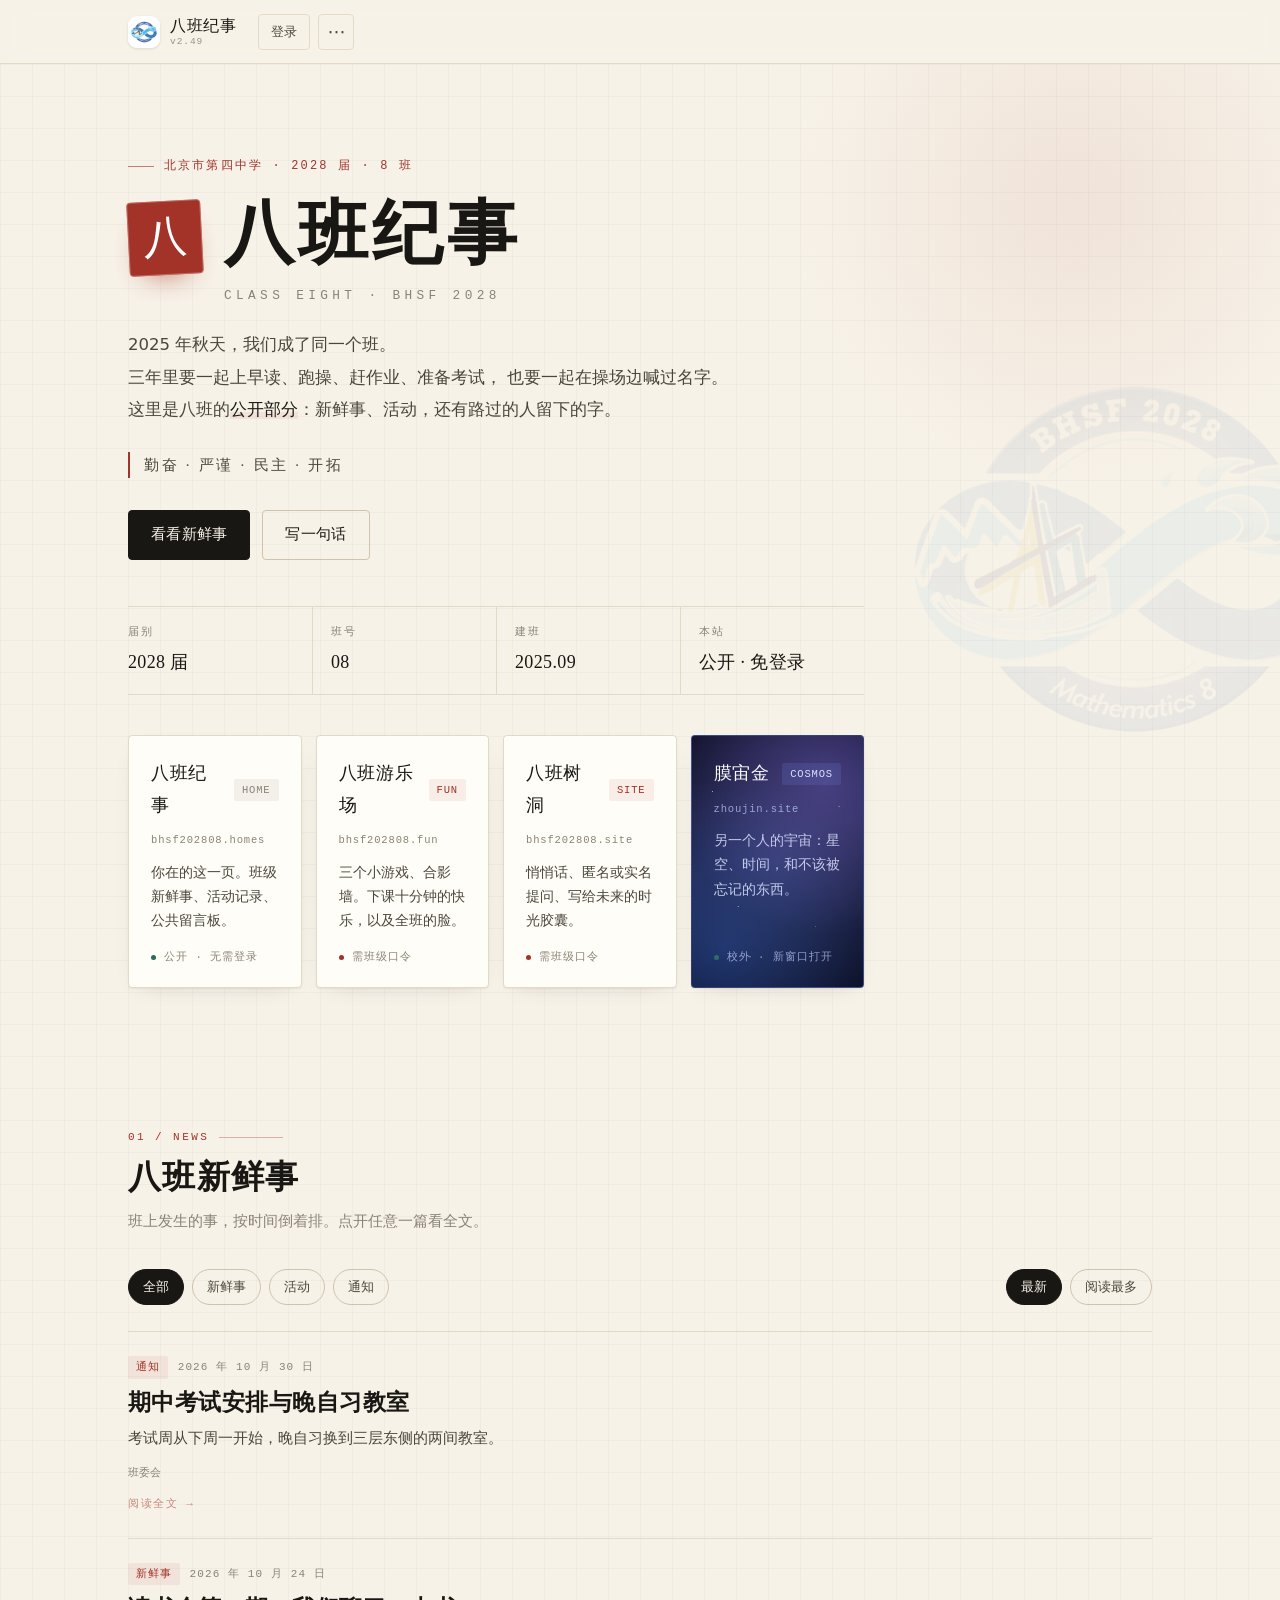
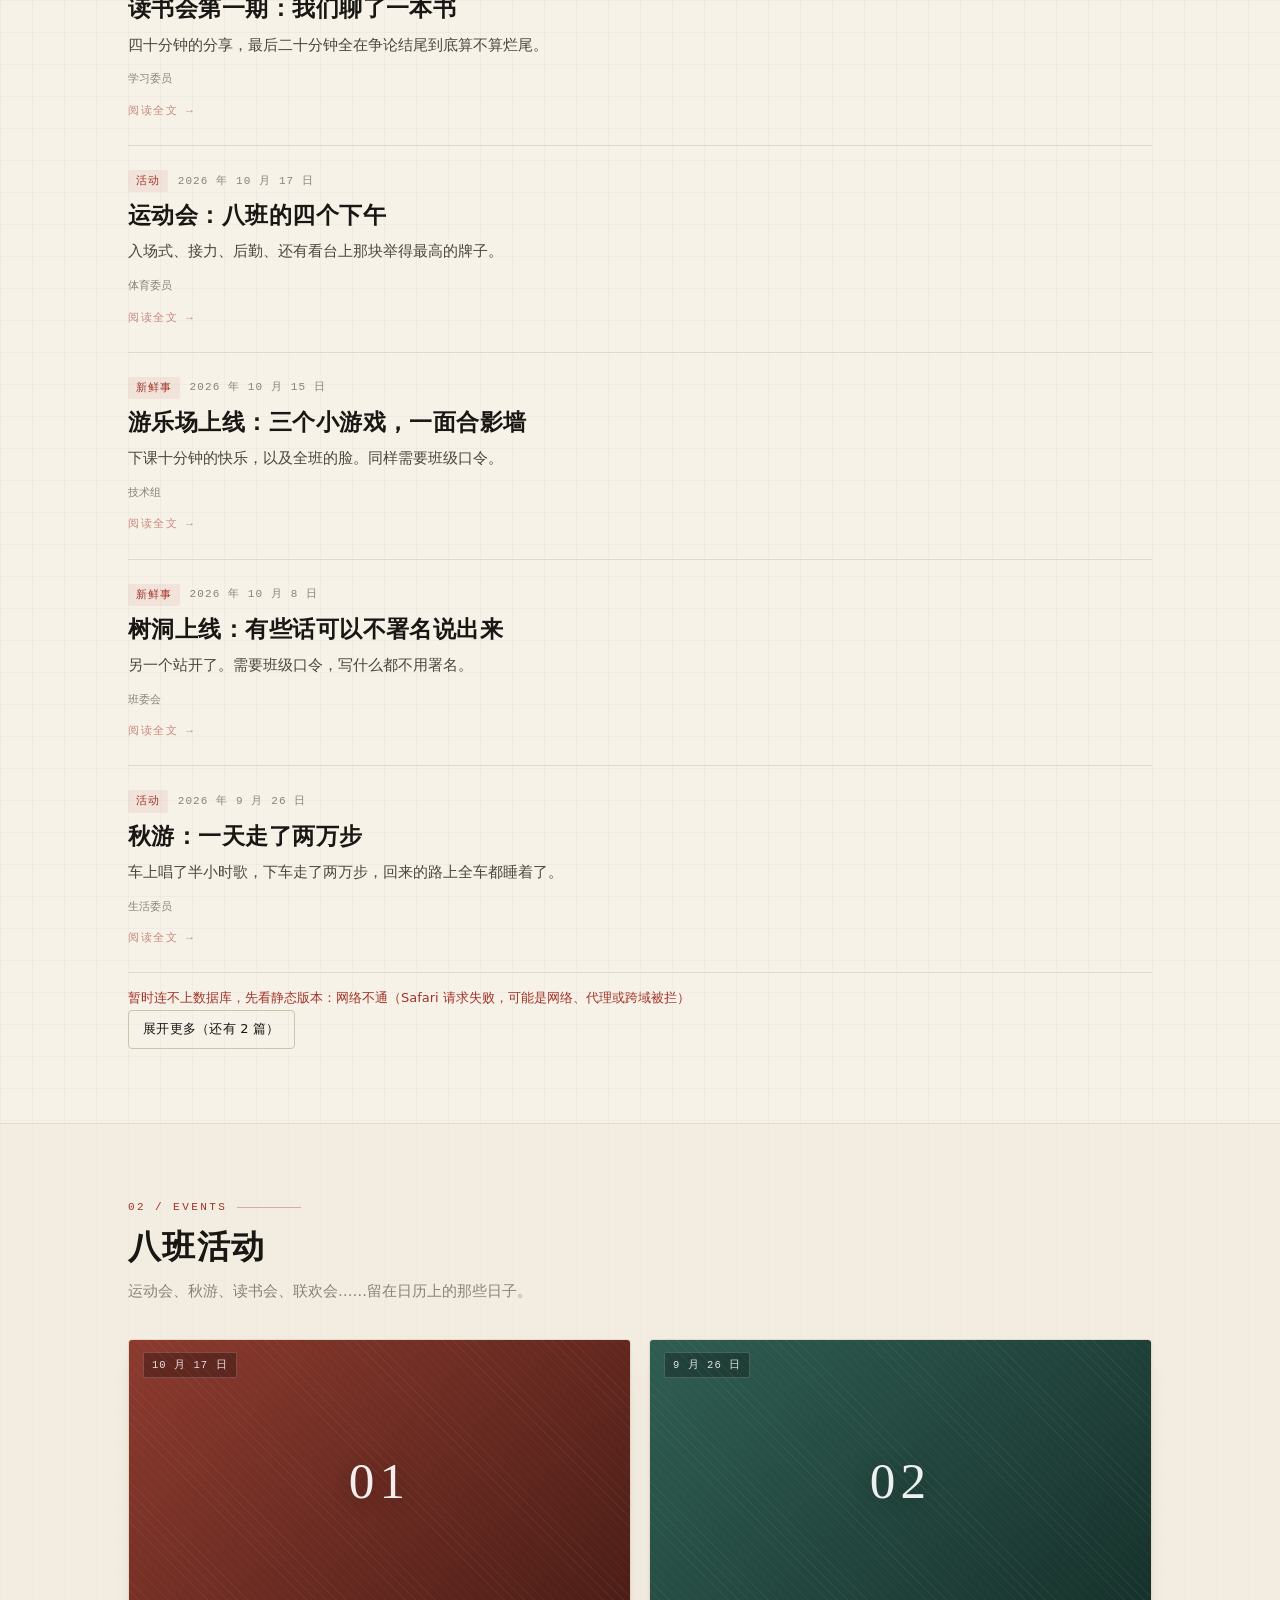
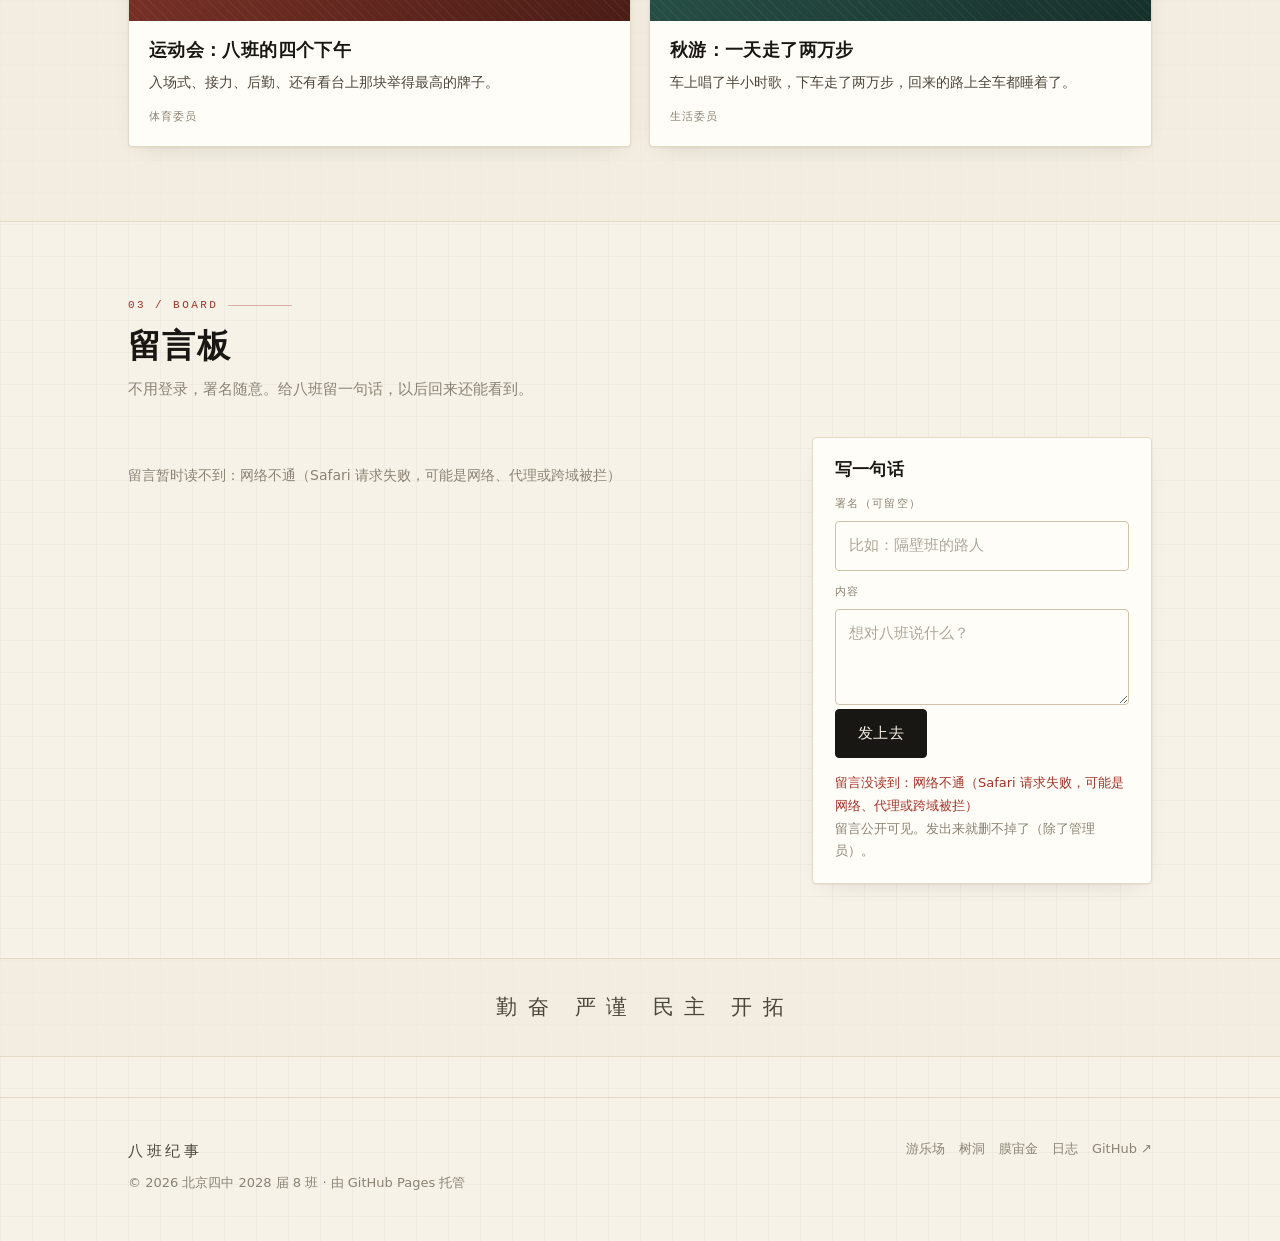
<file: index.html>
<!DOCTYPE html>
<html lang="zh-CN">
<head>
<meta charset="utf-8">
<meta name="viewport" content="width=device-width, initial-scale=1">
<title>八班纪事 · 北京四中 2028 届 8 班 · bhsf202808.homes</title>
<meta name="description" content="北京四中 2028 届 8 班的公开主页：班级新鲜事、活动记录、留言板，以及通往八班游乐场和八班树洞的入口。">
<link rel="canonical" href="https://bhsf202808.homes/">
<meta name="theme-color" content="#f7f2e8">
<meta name="color-scheme" content="light">

<meta property="og:type" content="website">
<meta property="og:site_name" content="八班纪事">
<meta property="og:title" content="八班纪事 · 北京四中 2028 届 8 班">
<meta property="og:description" content="新鲜事、活动、留言板。以及需要班级口令才能进的另外两个站。">
<meta property="og:url" content="https://bhsf202808.homes/">
<meta property="og:locale" content="zh_CN">
<meta name="twitter:card" content="summary">

<link rel="icon" href="assets/favicon.png?v=20261101g8" type="image/png">
<link rel="apple-touch-icon" href="assets/icon.png?v=20261101g8">
<script>
window.B8_BUILD = '20261101g8';
// ?t=<时间戳> 透传到每个资源，解决 GitHub Pages 缓存
window.B8_T = (function () {
  var m = (location.search || '').match(/[?&]t=([^&]+)/);
  return m ? '&t=' + encodeURIComponent(m[1]) : '';
})();
window.B8_TEST = !!window.B8_T;
document.write('<link rel="stylesheet" href="assets/styles.css?v=20261101g8' + window.B8_T + '">');
</script>
<script>document.documentElement.classList.add('js');</script>
</head>

<body data-site="homes">

<a class="skip-link" href="#main">跳到主要内容</a>

<header class="site-header" id="site-header">
  <div class="wrap header-inner">
    <a class="brand" href="#top" aria-label="回到顶部">
      <img class="brand-mark" src="assets/icon.png?v=20261101g8" alt="" width="30" height="30">
      <span class="brand-text">
        <span class="brand-name">八班纪事</span>
        <span class="brand-ver" id="brand-ver">v1.0</span>
      </span>
    </a>

    <nav class="nav" id="nav" aria-label="主导航">
      <a href="#news">新鲜事</a>
      <a href="#acts">活动</a>
      <a href="#board">留言板</a>
      <a href="log.html">日志</a>
      <a href="//bhsf202808.fun/">游乐场 ↗</a>
      <a href="//bhsf202808.site/">树洞 ↗</a>
      <a href="https://zhoujin.site/" target="_blank" rel="noopener">膜宙金 ↗</a>
    </nav>

    <div class="header-tools">
            <div class="more-wrap">
        <button class="icon-btn more-btn" id="more-menu-btn" type="button" aria-haspopup="true"
                aria-expanded="false" aria-label="更多">⋯</button>
        <div class="more-menu" id="more-menu" hidden>
          <button type="button" id="admin-open" hidden>管理后台</button>
          <span class="menu-sep"></span>
          <a href="//bhsf202808.fun/">八班游乐场 ↗</a>
          <a href="//bhsf202808.site/">八班树洞 ↗</a>
        </div>
      </div>
<button class="icon-btn nav-toggle" id="nav-toggle" type="button"
              aria-label="打开菜单" aria-expanded="false" aria-controls="nav">
        <svg viewBox="0 0 24 24" aria-hidden="true"><path d="M4 7h16M4 12h16M4 17h16"/></svg>
      </button>
    </div>
  </div>
</header>

<div class="build-banner" id="build-banner" hidden>
  <span class="build-test">CACHE</span> 缓存绕过模式 · 本次加载不读旧缓存
</div>

<main id="main">

  <!-- ============ 首屏 ============ -->
  <section class="hero" id="top">
    <img class="hero-watermark" src="assets/logo.webp?v=20261101g8" alt="" aria-hidden="true">
    <div class="wrap">
      <div class="hero-body">
        <p class="eyebrow">北京市第四中学 · 2028 届 · 8 班</p>

        <div class="hero-seal">
          <div class="hero-stamp" aria-hidden="true">八</div>
          <div>
            <h1>八班纪事</h1>
            <span class="hero-en">Class Eight · BHSF 2028</span>
          </div>
        </div>

        <p class="lead">
          2025 年秋天，我们成了同一个班。<br>
          三年里要一起上早读、跑操、赶作业、准备考试，
          也要一起在操场边喊过名字。<br>
          这里是八班的<em>公开部分</em>：新鲜事、活动，还有路过的人留下的字。
        </p>

        <div class="hero-sign">勤奋 · 严谨 · 民主 · 开拓</div>

        <div class="hero-actions">
          <a class="btn" href="#news">看看新鲜事</a>
          <a class="btn ghost" href="#board">写一句话</a>
        </div>

        <dl class="stat-strip">
          <div class="stat"><dt>届别</dt><dd>2028 届</dd></div>
          <div class="stat"><dt>班号</dt><dd>08</dd></div>
          <div class="stat"><dt>建班</dt><dd>2025.09</dd></div>
          <div class="stat"><dt>本站</dt><dd>公开 · 免登录</dd></div>
        </dl>

        <!-- 三站入口 -->
        <div class="portals">
          <a class="portal" href="//bhsf202808.homes/">
            <div class="portal-top">
              <span class="portal-name">八班纪事</span>
              <span class="tag plain">HOME</span>
            </div>
            <span class="portal-domain">bhsf202808.homes</span>
            <p class="portal-desc">你在的这一页。班级新鲜事、活动记录、公共留言板。</p>
            <div class="portal-foot"><span class="portal-dot"></span>公开 · 无需登录</div>
          </a>

          <a class="portal" href="//bhsf202808.fun/" data-lock="true">
            <div class="portal-top">
              <span class="portal-name">八班游乐场</span>
              <span class="tag">FUN</span>
            </div>
            <span class="portal-domain">bhsf202808.fun</span>
            <p class="portal-desc">三个小游戏、合影墙。下课十分钟的快乐，以及全班的脸。</p>
            <div class="portal-foot"><span class="portal-dot"></span>需班级口令</div>
          </a>

          <a class="portal" href="//bhsf202808.site/" data-lock="true">
            <div class="portal-top">
              <span class="portal-name">八班树洞</span>
              <span class="tag">SITE</span>
            </div>
            <span class="portal-domain">bhsf202808.site</span>
            <p class="portal-desc">悄悄话、匿名或实名提问、写给未来的时光胶囊。</p>
            <div class="portal-foot"><span class="portal-dot"></span>需班级口令</div>
          </a>

          <a class="portal portal-space" href="https://zhoujin.site/" target="_blank" rel="noopener">
            <div class="portal-top">
              <span class="portal-name">膜宙金</span>
              <span class="tag plain">COSMOS</span>
            </div>
            <span class="portal-domain">zhoujin.site</span>
            <p class="portal-desc">另一个人的宇宙：星空、时间，和不该被忘记的东西。</p>
            <div class="portal-foot"><span class="portal-dot"></span>校外 · 新窗口打开</div>
          </a>
        </div>
      </div>
    </div>
  </section>

  <!-- ============ 01 新鲜事 ============ -->
  <section class="section" id="news">
    <div class="wrap">
      <header class="sec-head reveal">
        <span class="sec-idx">01 / NEWS</span>
        <h2>八班新鲜事</h2>
        <p class="sec-sub">班上发生的事，按时间倒着排。点开任意一篇看全文。</p>
      </header>

      <div class="sec-head-row" style="margin-bottom:26px">
        <div class="chip-row" id="cat-filter" role="group" aria-label="按栏目筛选"></div>
        <div class="chip-row" id="sort-bar" role="group" aria-label="排序方式"></div>
      </div>

      <div class="post-list" id="post-list">
        <div class="sk-card"><div class="skeleton sk-line w30"></div><div class="skeleton sk-line w70"></div><div class="skeleton sk-line"></div></div>
        <div class="sk-card"><div class="skeleton sk-line w40"></div><div class="skeleton sk-line w60"></div><div class="skeleton sk-line"></div></div>
      </div>
      <p class="post-empty" id="post-empty" hidden>这一栏还没有文章。</p>
      <p class="loading-note" id="post-note"></p>
      <button class="btn ghost sm" id="more-btn" type="button" hidden>展开更多</button>
    </div>
  </section>

  <!-- ============ 02 活动 ============ -->
  <section class="section section-alt" id="acts">
    <div class="wrap">
      <header class="sec-head reveal">
        <span class="sec-idx">02 / EVENTS</span>
        <h2>八班活动</h2>
        <p class="sec-sub">运动会、秋游、读书会、联欢会……留在日历上的那些日子。</p>
      </header>

      <div class="act-grid" id="act-grid"></div>
      <p class="gb-empty" id="act-empty" hidden>还没有活动记录。</p>
    </div>
  </section>

  <!-- ============ 03 留言板 ============ -->
  <section class="section" id="board">
    <div class="wrap">
      <header class="sec-head reveal">
        <span class="sec-idx">03 / BOARD</span>
        <h2>留言板</h2>
        <p class="sec-sub">不用登录，署名随意。给八班留一句话，以后回来还能看到。</p>
      </header>

      <div class="gb">
        <div>
          <div class="gb-list" id="gb-list">
            <p class="gb-empty" id="gb-empty">还没有人留言，来写第一条。</p>
          </div>
          <button class="btn ghost sm" id="gb-more" type="button" hidden>看更早的留言</button>
        </div>

        <form class="gb-form" id="gb-form" novalidate>
          <h3>写一句话</h3>
          <div class="field">
            <label for="gb-nick">署名（可留空）</label>
            <input class="input" id="gb-nick" name="nick" maxlength="16" placeholder="比如：隔壁班的路人" autocomplete="nickname">
          </div>
          <div class="field">
            <label for="gb-body">内容</label>
            <textarea class="textarea" id="gb-body" name="body" maxlength="800"
                      placeholder="想对八班说什么？" required></textarea>
          </div>
          <div class="hp" aria-hidden="true">
            <label for="gb-website">Website</label>
            <input id="gb-website" name="website" tabindex="-1" autocomplete="off">
          </div>
          <div class="form-foot">
            <button class="btn" id="gb-submit" type="submit">发上去</button>
            <span class="form-status" id="gb-status"></span>
          </div>
          <p class="form-note">留言公开可见。发出来就删不掉了（除了管理员）。</p>
        </form>
      </div>
    </div>
  </section>

  <section class="motto-strip">
    <div class="wrap">
      <p>勤奋 严谨 民主 开拓</p>
    </div>
  </section>

</main>

<footer class="site-footer">
  <div class="wrap footer-inner">
    <div>
      <p class="footer-motto">八班纪事</p>
      <p style="margin-top:8px">© <span id="year">2026</span> 北京四中 2028 届 8 班 · 由 GitHub Pages 托管</p>
    </div>
    <nav class="footer-links" aria-label="站外链接">
      <a href="//bhsf202808.fun/">游乐场</a>
      <a href="//bhsf202808.site/">树洞</a>
      <a href="https://zhoujin.site/" target="_blank" rel="noopener">膜宙金</a>
      <a href="log.html">日志</a>
      <a href="https://github.com/aabb16380" target="_blank">GitHub ↗</a>
    </nav>
  </div>
</footer>


<script>
(function () {
  var T = window.B8_T || '';
  var V = '?v=20261101g8' + T;
  var list = [
    ['assets/site-config.js', 0],
    ['assets/posts.js', 0],
    ['assets/content.js', 0],
    ['assets/main.js', 1],
    ['assets/sb.js', 1],
    ['assets/auth.js', 1],
    ['assets/posts-render.js', 1],
    ['assets/guestbook.js', 1],
    ['assets/admin.js', 1]
  ];
  for (var i = 0; i < list.length; i++) {
    document.write('<script src="' + list[i][0] + V + '"' + (list[i][1] ? ' defer' : '') + '><\/script>');
  }
})();
</script>
</body>
</html>
</file>
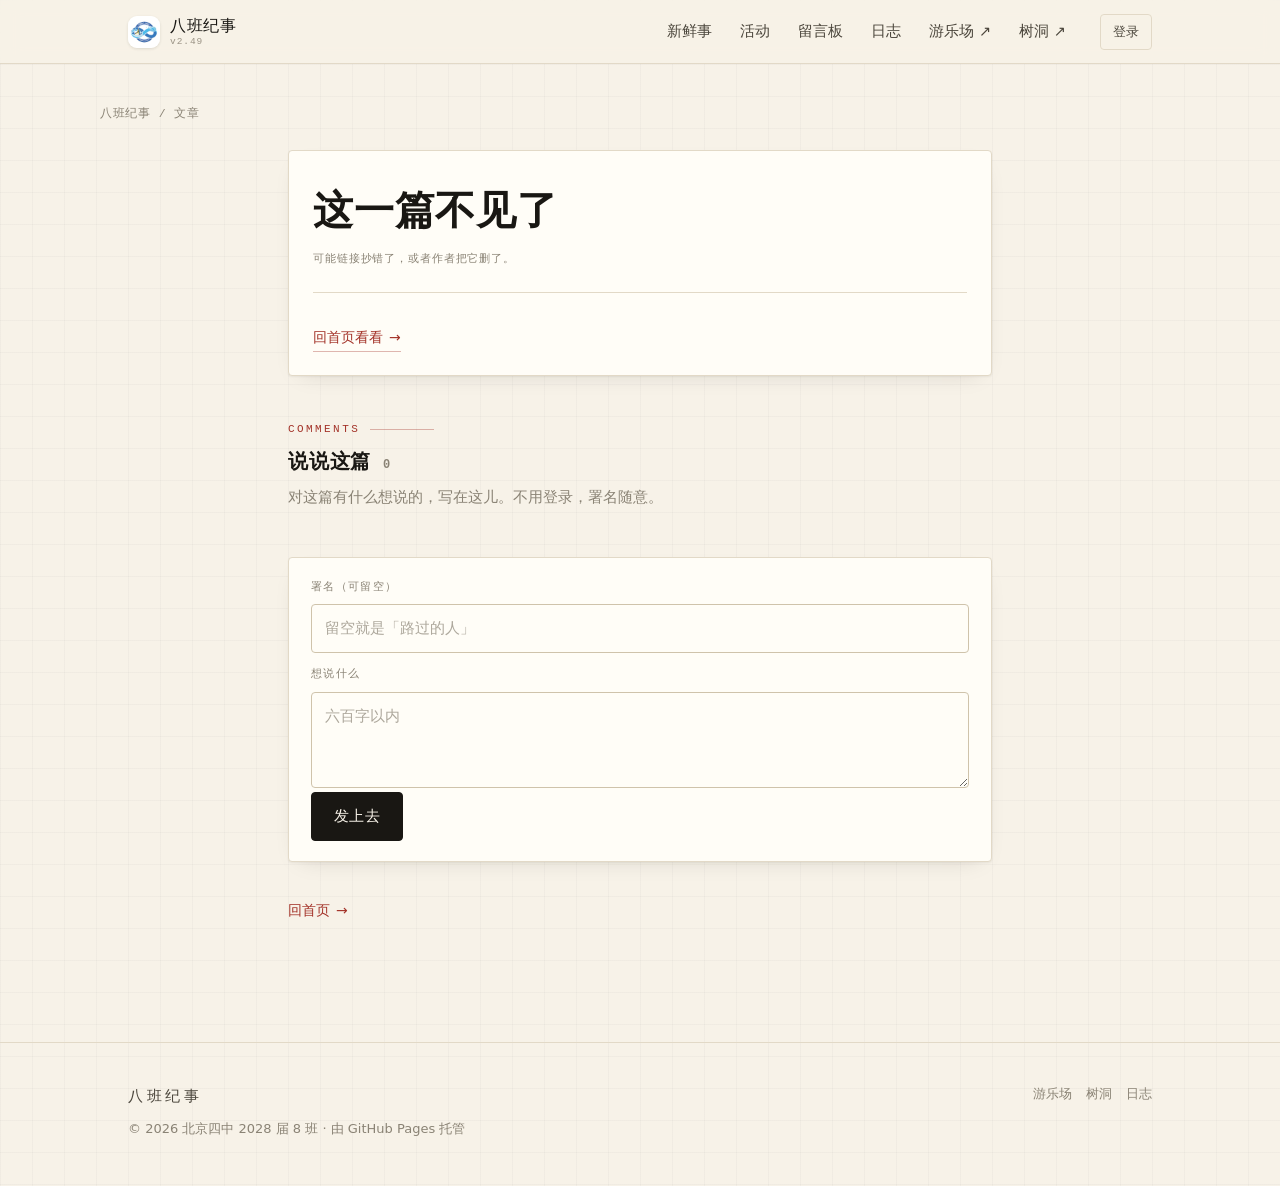
<file: article.html>
<!DOCTYPE html>
<html lang="zh-CN">
<head>
<meta charset="utf-8">
<meta name="viewport" content="width=device-width, initial-scale=1">
<title>文章 · 八班纪事</title>
<meta name="description" content="北京四中 2028 届 8 班的班级记录。">
<link rel="canonical" href="https://bhsf202808.homes/">
<meta name="theme-color" content="#f7f2e8">
<meta name="color-scheme" content="light">
<meta name="robots" content="noindex">

<link rel="icon" href="assets/favicon.png?v=20261101g8" type="image/png">
<link rel="apple-touch-icon" href="assets/icon.png?v=20261101g8">
<script>
window.B8_BUILD = '20261101g8';
window.B8_T = (function () {
  var m = (location.search || '').match(/[?&]t=([^&]+)/);
  return m ? '&t=' + encodeURIComponent(m[1]) : '';
})();
window.B8_TEST = !!window.B8_T;
document.write('<link rel="stylesheet" href="assets/styles.css?v=20261101g8' + window.B8_T + '">');
</script>
<script>document.documentElement.classList.add('js');</script>
</head>

<body data-site="homes">

<a class="skip-link" href="#main">跳到主要内容</a>

<header class="site-header" id="site-header">
  <div class="wrap header-inner">
    <a class="brand" href="index.html" aria-label="回首页">
      <img class="brand-mark" src="assets/icon.png?v=20261101g8" alt="" width="30" height="30">
      <span class="brand-text">
        <span class="brand-name">八班纪事</span>
        <span class="brand-ver" id="brand-ver">v1.0</span>
      </span>
    </a>

    <nav class="nav" id="nav" aria-label="主导航">
      <a href="index.html#news">新鲜事</a>
      <a href="index.html#acts">活动</a>
      <a href="index.html#board">留言板</a>
      <a href="log.html">日志</a>
      <a href="//bhsf202808.fun/">游乐场 ↗</a>
      <a href="//bhsf202808.site/">树洞 ↗</a>
    </nav>

    <div class="header-tools">
      <button class="icon-btn nav-toggle" id="nav-toggle" type="button"
              aria-label="打开菜单" aria-expanded="false" aria-controls="nav">
        <svg viewBox="0 0 24 24" aria-hidden="true"><path d="M4 7h16M4 12h16M4 17h16"/></svg>
      </button>
    </div>
  </div>
</header>

<div class="build-banner" id="build-banner" hidden>
  <span class="build-test">TEST</span> 调试模式 · 所有资源都已绕过缓存
</div>

<main id="main">
  <div class="wrap article-root">
    <nav class="crumbs" aria-label="位置">
      <a href="index.html">八班纪事</a>
      <span>/</span>
      <span id="crumb-cat">文章</span>
    </nav>

    <article class="article card card-pad" id="article">
      <header class="article-head">
        <span class="tag" id="a-cat">文章</span>
        <h1 id="a-title">正在打开…</h1>
        <div class="article-meta" id="a-meta"></div>
      </header>

      <div class="prose" id="a-body">
        <div class="skeleton sk-line w60"></div>
        <div class="skeleton sk-line" style="margin-top:12px"></div>
        <div class="skeleton sk-line" style="margin-top:10px"></div>
        <div class="skeleton sk-line w40" style="margin-top:10px"></div>
      </div>

      <p class="views-note" id="a-views"></p>
      <nav class="post-nav" id="a-nav" aria-label="相邻文章"></nav>
    </article>


    <!-- ============ 评论 ============ -->
    <section class="comments" id="comments" style="max-width:44rem;margin:44px auto 0">
      <header class="sec-head" style="margin-bottom:20px">
        <span class="sec-idx">COMMENTS</span>
        <h2 style="font-size:1.25rem">说说这篇 <span class="comment-count" id="comment-count">0</span></h2>
        <p class="sec-sub">对这篇有什么想说的，写在这儿。不用登录，署名随意。</p>
      </header>

      <div class="comment-list" id="comment-list"></div>

      <form class="comment-form" id="comment-form" novalidate>
        <div class="field">
          <label for="cm-name">署名（可留空）</label>
          <input class="input" id="cm-name" maxlength="16" autocomplete="nickname" placeholder="留空就是「路过的人」">
        </div>
        <div class="field" style="margin-top:12px">
          <label for="cm-body">想说什么</label>
          <textarea class="textarea" id="cm-body" maxlength="600" required placeholder="六百字以内"></textarea>
        </div>
        <div class="hp" aria-hidden="true">
          <label for="cm-trap">Website</label>
          <input id="cm-trap" tabindex="-1" autocomplete="off">
        </div>
        <div class="form-foot">
          <button class="btn" id="cm-submit" type="submit">发上去</button>
          <span class="form-status" id="cm-status"></span>
        </div>
      </form>
    </section>
    <p class="back-home">
      <a class="link-arrow" href="index.html">回首页</a>
    </p>
  </div>
</main>

<footer class="site-footer">
  <div class="wrap footer-inner">
    <div>
      <p class="footer-motto">八班纪事</p>
      <p style="margin-top:8px">© <span id="year">2026</span> 北京四中 2028 届 8 班 · 由 GitHub Pages 托管</p>
    </div>
    <nav class="footer-links" aria-label="站外链接">
      <a href="//bhsf202808.fun/">游乐场</a>
      <a href="//bhsf202808.site/">树洞</a>
      <a href="log.html">日志</a>
    </nav>
  </div>
</footer>

<script>
(function () {
  var T = window.B8_T || '';
  var V = '?v=20261101g8' + T;
  var list = [
    ['assets/site-config.js', 0],
    ['assets/posts.js', 0],
    ['assets/content.js', 0],
    ['assets/main.js', 1],
    ['assets/sb.js', 1],
    ['assets/auth.js', 1],
    ['assets/article.js', 1],
    ['assets/comments.js', 1],
  ];
  for (var i = 0; i < list.length; i++) {
    document.write('<script src="' + list[i][0] + V + '"' + (list[i][1] ? ' defer' : '') + '><\/script>');
  }
})();
</script>
</body>
</html>
</file>
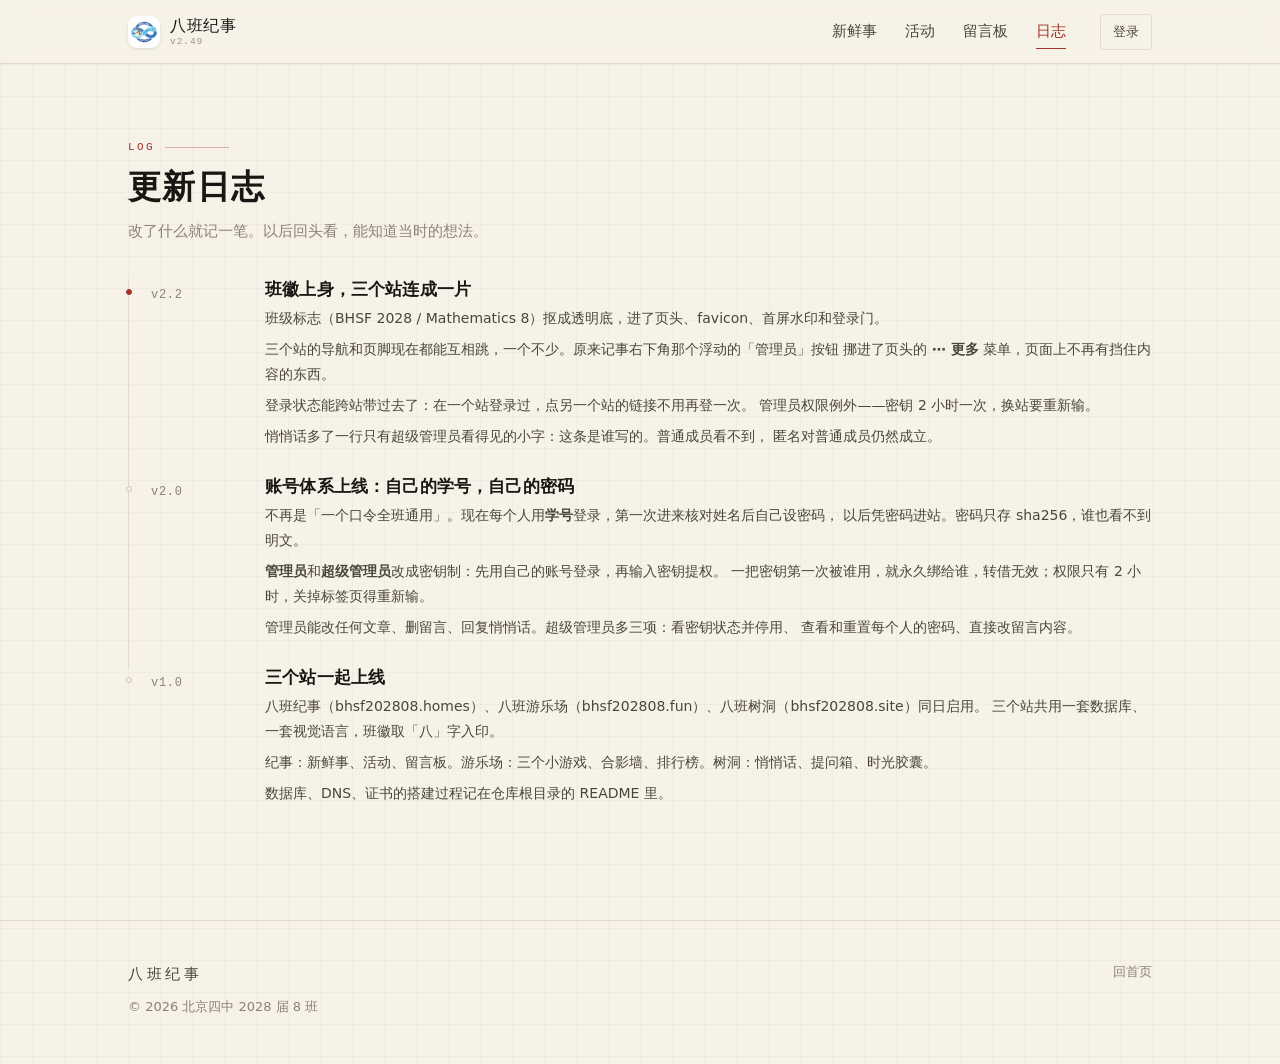
<file: log.html>
<!DOCTYPE html>
<html lang="zh-CN">
<head>
<meta charset="utf-8">
<meta name="viewport" content="width=device-width, initial-scale=1">
<title>更新日志 · 八班纪事</title>
<meta name="description" content="八班纪事与另外两个站点的更新记录。">
<link rel="canonical" href="https://bhsf202808.homes/log.html">
<meta name="theme-color" content="#f7f2e8">
<link rel="icon" href="assets/favicon.png?v=20261101g8" type="image/png">
<script>
window.B8_BUILD = '20261101g8';
window.B8_T = (function () {
  var m = (location.search || '').match(/[?&]t=([^&]+)/);
  return m ? '&t=' + encodeURIComponent(m[1]) : '';
})();
window.B8_TEST = !!window.B8_T;
document.write('<link rel="stylesheet" href="assets/styles.css?v=20261101g8' + window.B8_T + '">');
</script>
<script>document.documentElement.classList.add('js');</script>
</head>

<body data-site="homes">

<header class="site-header">
  <div class="wrap header-inner">
    <a class="brand" href="index.html" aria-label="回首页">
      <img class="brand-mark" src="assets/icon.png?v=20261101g8" alt="" width="30" height="30">
      <span class="brand-text">
        <span class="brand-name">八班纪事</span>
        <span class="brand-ver" id="brand-ver">v1.0</span>
      </span>
    </a>
    <nav class="nav" id="nav" aria-label="主导航">
      <a href="index.html#news">新鲜事</a>
      <a href="index.html#acts">活动</a>
      <a href="index.html#board">留言板</a>
      <a href="log.html" aria-current="true">日志</a>
    </nav>
    <div class="header-tools">
      <button class="icon-btn nav-toggle" id="nav-toggle" type="button"
              aria-label="打开菜单" aria-expanded="false" aria-controls="nav">
        <svg viewBox="0 0 24 24" aria-hidden="true"><path d="M4 7h16M4 12h16M4 17h16"/></svg>
      </button>
    </div>
  </div>
</header>

<div class="build-banner" id="build-banner" hidden>
  <span class="build-test">TEST</span> 调试模式 · 所有资源都已绕过缓存
</div>

<main id="main">
  <section class="section">
    <div class="wrap">
      <header class="sec-head">
        <span class="sec-idx">LOG</span>
        <h2>更新日志</h2>
        <p class="sec-sub">改了什么就记一笔。以后回头看，能知道当时的想法。</p>
      </header>

      <ol class="timeline">
        <li class="is-done">
          <span class="tl-time">v2.2</span>
          <div class="tl-body">
            <h3>班徽上身，三个站连成一片</h3>
            <p>
              班级标志（BHSF 2028 / Mathematics 8）抠成透明底，进了页头、favicon、首屏水印和登录门。
            </p>
            <p>
              三个站的导航和页脚现在都能互相跳，一个不少。原来记事右下角那个浮动的「管理员」按钮
              挪进了页头的 <strong>⋯ 更多</strong> 菜单，页面上不再有挡住内容的东西。
            </p>
            <p>
              登录状态能跨站带过去了：在一个站登录过，点另一个站的链接不用再登一次。
              管理员权限例外——密钥 2 小时一次，换站要重新输。
            </p>
            <p>
              悄悄话多了一行只有超级管理员看得见的小字：这条是谁写的。普通成员看不到，
              匿名对普通成员仍然成立。
            </p>
          </div>
        </li>

        <li>
          <span class="tl-time">v2.0</span>
          <div class="tl-body">
            <h3>账号体系上线：自己的学号，自己的密码</h3>
            <p>
              不再是「一个口令全班通用」。现在每个人用<strong>学号</strong>登录，第一次进来核对姓名后自己设密码，
              以后凭密码进站。密码只存 sha256，谁也看不到明文。
            </p>
            <p>
              <strong>管理员</strong>和<strong>超级管理员</strong>改成密钥制：先用自己的账号登录，再输入密钥提权。
              一把密钥第一次被谁用，就永久绑给谁，转借无效；权限只有 2 小时，关掉标签页得重新输。
            </p>
            <p>
              管理员能改任何文章、删留言、回复悄悄话。超级管理员多三项：看密钥状态并停用、
              查看和重置每个人的密码、直接改留言内容。
            </p>
          </div>
        </li>

        <li>
          <span class="tl-time">v1.0</span>
          <div class="tl-body">
            <h3>三个站一起上线</h3>
            <p>
              八班纪事（bhsf202808.homes）、八班游乐场（bhsf202808.fun）、八班树洞（bhsf202808.site）同日启用。
              三个站共用一套数据库、一套视觉语言，班徽取「八」字入印。
            </p>
            <p>
              纪事：新鲜事、活动、留言板。游乐场：三个小游戏、合影墙、排行榜。树洞：悄悄话、提问箱、时光胶囊。
            </p>
            <p class="form-note">数据库、DNS、证书的搭建过程记在仓库根目录的 README 里。</p>
          </div>
        </li>
      </ol>
    </div>
  </section>
</main>

<footer class="site-footer">
  <div class="wrap footer-inner">
    <div>
      <p class="footer-motto">八班纪事</p>
      <p style="margin-top:8px">© <span id="year">2026</span> 北京四中 2028 届 8 班</p>
    </div>
    <nav class="footer-links">
      <a href="index.html">回首页</a>
    </nav>
  </div>
</footer>

<script>
(function () {
  var T = window.B8_T || '';
  var V = '?v=20261101g8' + T;
  var list = [
    ['assets/site-config.js', 0],
    ['assets/main.js', 1],
    ['assets/sb.js', 1],
    ['assets/auth.js', 1]
  ];
  for (var i = 0; i < list.length; i++) {
    document.write('<script src="' + list[i][0] + V + '"' + (list[i][1] ? ' defer' : '') + '><\/script>');
  }
})();
</script>
</body>
</html>
</file>
<file: assets/styles.css>
/* 由 _shared/sync.ps1 生成：base.css + assets/site.css，请勿直接改这个文件 */
/* ============================================================
   北京四中 2028 届 8 班 · 三站共用设计系统
   ------------------------------------------------------------
   纸 · 墨 · 印
   这一份是三站共用的骨架（排版 / 版心 / 头尾 / 表单 / 弹层），
   每个站点再叠加自己的一份 site.css。
   零外部依赖：不引任何 CDN 字体、图标或框架。
   ============================================================ */

/* ---------- 0. 变量 ---------- */
:root {
  /* 纸与墨 */
  --paper: #f7f2e8;
  --paper-2: #f1ebdd;
  --card: #fffdf7;
  --ink: #191713;
  --ink-2: #4b463c;
  --ink-3: #8a8375;
  --line: #e2d9c7;
  --line-2: #cfc3ab;

  /* 印泥红 / 青 / 金 */
  --seal: #a33228;
  --seal-2: #c04a3b;
  --seal-soft: rgba(163, 50, 40, 0.08);
  --jade: #2c6a5b;
  --jade-soft: rgba(44, 106, 91, 0.09);
  --gold: #a9873f;

  /* 尺幅 */
  --wrap: 1080px;
  --radius: 4px;
  --radius-lg: 10px;
  --header-h: 64px;

  /* 字体 */
  --serif: "Songti SC", "Noto Serif SC", "Source Han Serif SC", "STSong", SimSun, "Times New Roman", serif;
  --sans: "PingFang SC", "Microsoft YaHei", "Hiragino Sans GB", "Noto Sans SC", system-ui, -apple-system, "Segoe UI", sans-serif;
  --mono: ui-monospace, "SF Mono", Menlo, Consolas, "Liberation Mono", monospace;

  /* 阴影 */
  --shadow-1: 0 1px 2px rgba(25, 23, 19, 0.05), 0 8px 24px -14px rgba(25, 23, 19, 0.18);
  --shadow-2: 0 2px 6px rgba(25, 23, 19, 0.07), 0 20px 44px -20px rgba(25, 23, 19, 0.3);
}

/* 站点主题：由 body[data-site] 覆盖，三站同宗不同色 */
body[data-site="fun"] {
  --paper: #f8f4e9;
  --paper-2: #eef3ea;
  --card: #fffef9;
  --seal: #c1522f;
  --seal-2: #dd6b3f;
  --jade: #2f6f5e;
  --gold: #c08c2c;
  --line: #e4dcc6;
  --line-2: #cbbfa0;
}

body[data-site="site"] {
  --paper: #f4f1ea;
  --paper-2: #eae5da;
  --card: #fffdf8;
  --ink: #1c1b20;
  --ink-2: #474550;
  --ink-3: #86838f;
  --seal: #6b4f9e;
  --seal-2: #8265b6;
  --seal-soft: rgba(107, 79, 158, 0.09);
  --jade: #3a6f7a;
  --line: #ded6d8;
  --line-2: #c8bcc8;
}

/* 树洞站入夜 */
body[data-site="site"][data-mode="night"] {
  --paper: #14141a;
  --paper-2: #101016;
  --card: #1b1b23;
  --ink: #ece9f2;
  --ink-2: #b6b2c2;
  --ink-3: #7d7a8c;
  --seal: #a48bdb;
  --seal-2: #bda6ec;
  --seal-soft: rgba(164, 139, 219, 0.12);
  --jade: #6fa8b3;
  --gold: #c9a86a;
  --line: #2b2b36;
  --line-2: #3b3b49;
  --shadow-1: 0 1px 2px rgba(0, 0, 0, 0.4), 0 10px 30px -16px rgba(0, 0, 0, 0.6);
  --shadow-2: 0 2px 8px rgba(0, 0, 0, 0.45), 0 24px 50px -22px rgba(0, 0, 0, 0.75);
}

/* ---------- 1. 复位 ---------- */
*,
*::before,
*::after { box-sizing: border-box; }

html {
  -webkit-text-size-adjust: 100%;
  scroll-behavior: smooth;
  scroll-padding-top: calc(var(--header-h) + 16px);
}

body {
  margin: 0;
  min-height: 100vh;
  font-family: var(--sans);
  font-size: 16px;
  line-height: 1.75;
  color: var(--ink);
  background-color: var(--paper);
  /* 稿纸格：极淡的 32px 方格 */
  background-image:
    linear-gradient(rgba(25, 23, 19, 0.028) 1px, transparent 1px),
    linear-gradient(90deg, rgba(25, 23, 19, 0.028) 1px, transparent 1px);
  background-size: 100% 32px, 32px 100%;
  -webkit-font-smoothing: antialiased;
  -moz-osx-font-smoothing: grayscale;
  overflow-x: hidden;
}

body[data-site="site"][data-mode="night"] {
  background-image:
    linear-gradient(rgba(255, 255, 255, 0.022) 1px, transparent 1px),
    linear-gradient(90deg, rgba(255, 255, 255, 0.022) 1px, transparent 1px);
}

h1, h2, h3, h4 {
  margin: 0;
  font-family: var(--serif);
  font-weight: 700;
  line-height: 1.24;
  letter-spacing: 0.01em;
}

p { margin: 0; }
ul, ol { margin: 0; padding: 0; list-style: none; }
a { color: inherit; text-decoration: none; }
img { max-width: 100%; display: block; }
button { font: inherit; color: inherit; }
input, textarea, select { font: inherit; color: inherit; }
svg { display: block; }

/* 藏不住的老问题：不能让 grid/flex 盖掉 [hidden] */
[hidden] { display: none !important; }

::selection { background: var(--seal); color: #fff; }

:focus-visible {
  outline: 2px solid var(--seal);
  outline-offset: 2px;
}

/* ---------- 2. 版心 ---------- */
.wrap {
  width: 100%;
  max-width: var(--wrap);
  margin-inline: auto;
  padding-inline: 28px;
}

.mono { font-family: var(--mono); }
.muted { color: var(--ink-3); }
.serif { font-family: var(--serif); }

/* 调试模式的 TEST 标记（由 main.js 注入） */
.build-test {
  display: inline-block;
  padding: 1px 6px;
  margin-left: 6px;
  font-family: var(--mono);
  font-size: 10px;
  letter-spacing: 0.12em;
  color: #fff;
  background: var(--seal);
  border-radius: 2px;
  vertical-align: middle;
}

.build-banner {
  position: sticky;
  top: var(--header-h);
  z-index: 110;
  padding: 6px 16px;
  font-family: var(--mono);
  font-size: 11px;
  letter-spacing: 0.08em;
  text-align: center;
  color: #fff;
  background: var(--seal);
}

.skip-link {
  position: absolute;
  left: -9999px;
  top: 0;
  z-index: 999;
  background: var(--ink);
  color: var(--paper);
  padding: 10px 16px;
}
.skip-link:focus { left: 12px; top: 12px; }

/* ---------- 3. 页头 ---------- */
.site-header {
  position: sticky;
  top: 0;
  z-index: 120;
  height: var(--header-h);
  background: color-mix(in srgb, var(--paper) 84%, transparent);
  backdrop-filter: saturate(140%) blur(10px);
  -webkit-backdrop-filter: saturate(140%) blur(10px);
  border-bottom: 1px solid var(--line);
}

.header-inner {
  height: var(--header-h);
  display: flex;
  align-items: center;
  gap: 18px;
}

.brand {
  display: flex;
  align-items: center;
  gap: 10px;
  min-width: 0;
}

.brand-mark {
  width: 32px;
  height: 32px;
  border-radius: 9px;
  object-fit: contain;
  box-shadow: 0 1px 3px rgba(25, 23, 19, 0.12);
}

/* 没有图标时的印章兜底 */
.brand-seal {
  display: grid;
  place-items: center;
  width: 30px;
  height: 30px;
  border-radius: 3px;
  background: var(--seal);
  color: #fff;
  font-family: var(--serif);
  font-size: 18px;
  line-height: 1;
  transform: rotate(-2deg);
  box-shadow: inset 0 0 0 1px rgba(255, 255, 255, 0.25);
}

.brand-text {
  display: flex;
  align-items: baseline;
  gap: 8px;
  min-width: 0;
}

.brand-name {
  font-family: var(--serif);
  font-size: 15.5px;
  letter-spacing: 0.04em;
  white-space: nowrap;
  overflow: hidden;
  text-overflow: ellipsis;
}

.brand-ver {
  font-family: var(--mono);
  font-size: 10.5px;
  letter-spacing: 0.08em;
  color: var(--ink-3);
  white-space: nowrap;
}

.nav {
  display: flex;
  align-items: center;
  gap: 4px;
  margin-left: auto;
}

.nav a {
  position: relative;
  padding: 8px 12px;
  font-size: 14.5px;
  color: var(--ink-2);
  border-radius: var(--radius);
  white-space: nowrap;
  transition: color 0.18s ease, background 0.18s ease;
}

.nav a::after {
  content: "";
  position: absolute;
  left: 12px;
  right: 12px;
  bottom: 4px;
  height: 1px;
  background: currentColor;
  transform: scaleX(0);
  transform-origin: left;
  transition: transform 0.22s ease;
}

.nav a:hover { color: var(--ink); }
.nav a:hover::after,
.nav a[aria-current="true"]::after { transform: scaleX(1); }
.nav a[aria-current="true"] { color: var(--seal); }

.header-tools {
  display: flex;
  align-items: center;
  gap: 8px;
  margin-left: 4px;
}

.icon-btn {
  display: grid;
  place-items: center;
  width: 36px;
  height: 36px;
  padding: 0;
  background: transparent;
  border: 1px solid var(--line);
  border-radius: var(--radius);
  cursor: pointer;
  color: var(--ink-2);
  transition: border-color 0.18s ease, color 0.18s ease, background 0.18s ease;
}

.icon-btn:hover { border-color: var(--line-2); color: var(--ink); background: var(--card); }
.icon-btn svg { width: 18px; height: 18px; fill: none; stroke: currentColor; stroke-width: 1.6; stroke-linecap: round; }

.nav-toggle { display: none; }

/* ---------- 4. 首屏 ---------- */
.hero {
  position: relative;
  padding: 92px 0 66px;
  overflow: hidden;
}

.hero::before {
  content: "";
  position: absolute;
  inset: -20% -10% auto auto;
  width: 52vmax;
  height: 52vmax;
  background: radial-gradient(circle at 50% 50%, var(--seal-soft), transparent 62%);
  pointer-events: none;
}

.hero-body { position: relative; max-width: 46rem; }

.eyebrow {
  display: flex;
  align-items: center;
  gap: 10px;
  margin-bottom: 18px;
  font-family: var(--mono);
  font-size: 12px;
  letter-spacing: 0.18em;
  text-transform: uppercase;
  color: var(--seal);
}

.eyebrow::before {
  content: "";
  width: 26px;
  height: 1px;
  background: currentColor;
  opacity: 0.6;
}

.hero h1 {
  font-size: clamp(2.5rem, 6.6vw, 4.4rem);
  letter-spacing: 0.06em;
  line-height: 1.08;
  overflow-wrap: anywhere;
}

.hero-en {
  display: block;
  margin-top: 14px;
  font-family: var(--mono);
  font-size: clamp(0.7rem, 1.5vw, 0.8rem);
  font-weight: 400;
  letter-spacing: 0.34em;
  text-transform: uppercase;
  color: var(--ink-3);
}

.lead {
  margin-top: 22px;
  max-width: 38rem;
  font-size: 16.5px;
  line-height: 1.95;
  color: var(--ink-2);
}

.lead em {
  font-style: normal;
  color: var(--ink);
  box-shadow: inset 0 -0.42em 0 var(--seal-soft);
}

.hero-actions {
  display: flex;
  flex-wrap: wrap;
  align-items: center;
  gap: 12px;
  margin-top: 32px;
}

/* 首屏数据条 */
.stat-strip {
  display: grid;
  grid-template-columns: repeat(4, minmax(0, 1fr));
  margin-top: 46px;
  border-top: 1px solid var(--line);
  border-bottom: 1px solid var(--line);
}

.stat {
  padding: 16px 18px;
  border-left: 1px solid var(--line);
}
.stat:first-child { border-left: 0; padding-left: 0; }

.stat dt {
  font-family: var(--mono);
  font-size: 10.5px;
  letter-spacing: 0.16em;
  text-transform: uppercase;
  color: var(--ink-3);
}

.stat dd {
  margin: 6px 0 0;
  font-family: var(--serif);
  font-size: 18px;
  letter-spacing: 0.02em;
  color: var(--ink);
}

/* ---------- 5. 章节 ---------- */
.section { padding: 74px 0; }
.section-alt {
  background: color-mix(in srgb, var(--paper-2) 70%, transparent);
  border-top: 1px solid var(--line);
  border-bottom: 1px solid var(--line);
}

.sec-head {
  display: grid;
  gap: 10px;
  margin-bottom: 34px;
  max-width: 44rem;
}

.sec-idx {
  display: flex;
  align-items: center;
  gap: 10px;
  font-family: var(--mono);
  font-size: 11px;
  letter-spacing: 0.22em;
  color: var(--seal);
}

.sec-idx::after {
  content: "";
  flex: 1;
  max-width: 64px;
  height: 1px;
  background: currentColor;
  opacity: 0.35;
}

.sec-head h2 {
  font-size: clamp(1.55rem, 3.2vw, 2.05rem);
  letter-spacing: 0.04em;
}

.sec-sub {
  font-size: 14.5px;
  line-height: 1.85;
  color: var(--ink-3);
}

.sec-head-row {
  display: flex;
  align-items: flex-end;
  justify-content: space-between;
  gap: 20px;
  flex-wrap: wrap;
}

/* ---------- 6. 按钮与标签 ---------- */
.btn {
  display: inline-flex;
  align-items: center;
  justify-content: center;
  gap: 8px;
  padding: 11px 22px;
  font-size: 14.5px;
  font-family: var(--sans);
  letter-spacing: 0.02em;
  border: 1px solid var(--ink);
  border-radius: var(--radius);
  background: var(--ink);
  color: var(--paper);
  cursor: pointer;
  transition: transform 0.16s ease, background 0.18s ease, border-color 0.18s ease, color 0.18s ease;
}

.btn:hover { background: var(--seal); border-color: var(--seal); transform: translateY(-1px); }
.btn:active { transform: translateY(0); }
.btn[disabled] { opacity: 0.45; cursor: not-allowed; transform: none; }

.btn.ghost {
  background: transparent;
  color: var(--ink);
  border-color: var(--line-2);
}
.btn.ghost:hover { background: var(--card); border-color: var(--ink); color: var(--ink); }

.btn.seal {
  background: var(--seal);
  border-color: var(--seal);
  color: #fff;
}
.btn.seal:hover { background: var(--seal-2); border-color: var(--seal-2); }

.btn.sm { padding: 7px 14px; font-size: 13px; }

.link-arrow {
  display: inline-flex;
  align-items: center;
  gap: 6px;
  font-size: 14px;
  color: var(--seal);
}
.link-arrow::after { content: "→"; transition: transform 0.2s ease; }
.link-arrow:hover::after { transform: translateX(3px); }

.chip-row {
  display: flex;
  flex-wrap: wrap;
  align-items: center;
  gap: 8px;
}

.chip {
  padding: 6px 14px;
  font-size: 13px;
  color: var(--ink-2);
  background: transparent;
  border: 1px solid var(--line-2);
  border-radius: 999px;
  cursor: pointer;
  transition: all 0.16s ease;
}

.chip:hover { border-color: var(--ink-2); color: var(--ink); }

.chip[aria-pressed="true"],
.chip.on {
  background: var(--ink);
  border-color: var(--ink);
  color: var(--paper);
}

.tag {
  display: inline-flex;
  align-items: center;
  gap: 5px;
  padding: 2px 8px;
  font-family: var(--mono);
  font-size: 10.5px;
  letter-spacing: 0.08em;
  color: var(--seal);
  background: var(--seal-soft);
  border-radius: 2px;
  white-space: nowrap;
}

.tag.jade { color: var(--jade); background: var(--jade-soft); }
.tag.plain { color: var(--ink-3); background: color-mix(in srgb, var(--ink-3) 10%, transparent); }

/* ---------- 7. 卡片 ---------- */
.card {
  background: var(--card);
  border: 1px solid var(--line);
  border-radius: var(--radius);
  box-shadow: var(--shadow-1);
}

.card-pad { padding: 22px 24px; }

.card-link {
  display: block;
  transition: transform 0.2s ease, box-shadow 0.2s ease, border-color 0.2s ease;
}
.card-link:hover { transform: translateY(-3px); box-shadow: var(--shadow-2); border-color: var(--line-2); }

/* ---------- 8. 文章列表 ---------- */
.post-list { display: grid; }

.post-item { border-top: 1px solid var(--line); }
.post-item:last-child { border-bottom: 1px solid var(--line); }

.post-link { display: block; padding: 24px 6px 24px 0; }
.post-link:hover .post-title { color: var(--seal); }
.post-link:hover .post-more { opacity: 1; transform: translateX(2px); }

.post-top {
  display: flex;
  align-items: center;
  flex-wrap: wrap;
  gap: 10px;
  font-family: var(--mono);
  font-size: 11px;
  letter-spacing: 0.1em;
  color: var(--ink-3);
  text-transform: uppercase;
}

.post-title {
  margin: 10px 0 8px;
  font-size: clamp(1.22rem, 2.4vw, 1.42rem);
  letter-spacing: 0.02em;
  transition: color 0.18s ease;
}

.post-excerpt {
  font-size: 14.5px;
  line-height: 1.85;
  color: var(--ink-2);
  display: -webkit-box;
  -webkit-line-clamp: 2;
  -webkit-box-orient: vertical;
  overflow: hidden;
}

.post-more {
  margin-top: 12px;
  font-family: var(--mono);
  font-size: 11px;
  letter-spacing: 0.14em;
  color: var(--seal);
  opacity: 0.55;
  transition: opacity 0.2s ease, transform 0.2s ease;
}

.post-meta-row {
  display: flex;
  align-items: center;
  gap: 12px;
  margin-top: 12px;
  font-family: var(--mono);
  font-size: 11px;
  color: var(--ink-3);
}

.post-empty { padding: 30px 0; color: var(--ink-3); font-size: 14px; }

.dot-sep {
  margin: 0 2px;
  opacity: 0.45;
}

.back-home {
  margin-top: 40px;
  font-size: 14px;
}

/* ---------- 9. 时间线 ---------- */
.timeline { display: grid; gap: 0; }

.timeline li {
  position: relative;
  display: grid;
  grid-template-columns: 92px minmax(0, 1fr);
  gap: 22px;
  padding: 0 0 26px 22px;
  border-left: 1px solid var(--line);
}

.timeline li::before {
  content: "";
  position: absolute;
  left: -3.5px;
  top: 10px;
  width: 6px;
  height: 6px;
  border-radius: 50%;
  background: var(--paper);
  border: 1px solid var(--line-2);
}

.timeline li.is-done::before { background: var(--seal); border-color: var(--seal); }
.timeline li:last-child { border-left-color: transparent; padding-bottom: 0; }

.tl-time {
  font-family: var(--mono);
  font-size: 12px;
  letter-spacing: 0.06em;
  color: var(--ink-3);
  padding-top: 6px;
}

.tl-body h3 { font-size: 1.06rem; }
.tl-body p { margin-top: 6px; font-size: 14px; line-height: 1.8; color: var(--ink-2); }

/* ---------- 10. 表单 ---------- */
.field { display: grid; gap: 7px; }

.field label {
  font-family: var(--mono);
  font-size: 11px;
  letter-spacing: 0.12em;
  text-transform: uppercase;
  color: var(--ink-3);
}

.input,
.textarea,
.select {
  width: 100%;
  padding: 11px 13px;
  background: var(--card);
  border: 1px solid var(--line-2);
  border-radius: var(--radius);
  font-size: 15px;
  line-height: 1.7;
  transition: border-color 0.16s ease, box-shadow 0.16s ease;
}

.input::placeholder,
.textarea::placeholder { color: var(--ink-3); opacity: 0.7; }

.input:focus,
.textarea:focus,
.select:focus {
  outline: none;
  border-color: var(--ink-2);
  box-shadow: 0 0 0 3px var(--seal-soft);
}

.textarea { resize: vertical; min-height: 96px; }

.form-row { display: grid; gap: 14px; }
.form-foot {
  display: flex;
  align-items: center;
  justify-content: space-between;
  gap: 14px;
  flex-wrap: wrap;
  margin-top: 4px;
}

.form-note { font-size: 12.5px; color: var(--ink-3); }
.form-status { font-size: 13px; color: var(--ink-3); min-height: 1.4em; }
.form-status.err { color: var(--seal); }
.form-status.ok { color: var(--jade); }

/* 蜜罐：绝对不要 display:none，否则有些浏览器自动填充后不提交 */
.hp {
  position: absolute;
  left: -9999px;
  width: 1px;
  height: 1px;
  overflow: hidden;
}

/* ---------- 11. 提示条 ---------- */
.toast {
  position: fixed;
  left: 50%;
  bottom: 28px;
  z-index: 400;
  transform: translate(-50%, 16px);
  max-width: min(92vw, 420px);
  padding: 11px 18px;
  font-size: 14px;
  background: var(--ink);
  color: var(--paper);
  border-radius: var(--radius);
  box-shadow: var(--shadow-2);
  opacity: 0;
  pointer-events: none;
  transition: opacity 0.22s ease, transform 0.22s ease;
}

.toast.show { opacity: 1; transform: translate(-50%, 0); }

/* ---------- 12. 骨架屏 ---------- */
.skeleton {
  background: linear-gradient(90deg, var(--paper-2) 25%, color-mix(in srgb, var(--paper-2) 55%, var(--card)) 37%, var(--paper-2) 63%);
  background-size: 400% 100%;
  animation: sk 1.4s ease infinite;
  border-radius: 2px;
}

@keyframes sk {
  0% { background-position: 100% 50%; }
  100% { background-position: 0 50%; }
}

.sk-line { height: 12px; }
.sk-line.w30 { width: 30%; }
.sk-line.w40 { width: 40%; }
.sk-line.w50 { width: 50%; }
.sk-line.w60 { width: 60%; }
.sk-line.w70 { width: 70%; }
.sk-card { padding: 22px 0; border-top: 1px solid var(--line); display: grid; gap: 10px; }

.loading-note { margin-top: 14px; font-size: 13px; color: var(--ink-3); }

/* ---------- 13. 入场动画（首屏元素不要加 reveal） ---------- */
.js .reveal {
  opacity: 0;
  transform: translateY(12px);
  transition: opacity 0.6s cubic-bezier(0.22, 0.61, 0.36, 1), transform 0.6s cubic-bezier(0.22, 0.61, 0.36, 1);
}

.js .reveal.in { opacity: 1; transform: none; }

@media (prefers-reduced-motion: reduce) {
  html { scroll-behavior: auto; }
  .js .reveal { opacity: 1; transform: none; transition: none; }
  * { animation-duration: 0.001ms !important; transition-duration: 0.001ms !important; }
}

/* ---------- 14. 登录门（.fun / .site 共用） ---------- */
.gate {
  position: fixed;
  top: 0;
  right: 0;
  bottom: 0;
  left: 0; /* 显式写，别只靠 inset：iOS 14.5 之前不支持 */
  z-index: 300;
  display: grid;
  place-items: center;
  padding: 24px;
  background:
    radial-gradient(60% 50% at 50% 0%, var(--seal-soft), transparent 70%),
    var(--paper);
}

.gate-card {
  width: min(440px, 100%);
  padding: 34px 30px 30px;
  background: var(--card);
  border: 1px solid var(--line);
  border-radius: var(--radius-lg);
  box-shadow: var(--shadow-2);
  text-align: center;
}

.gate-seal {
  display: grid;
  place-items: center;
  width: 54px;
  height: 54px;
  margin: 0 auto 18px;
  background: var(--seal);
  color: #fff;
  font-family: var(--serif);
  font-size: 30px;
  line-height: 1;
  border-radius: 4px;
  transform: rotate(-3deg);
  box-shadow: inset 0 0 0 1px rgba(255, 255, 255, 0.24), 0 8px 22px -12px rgba(163, 50, 40, 0.8);
}

.gate-card h2 { font-size: 1.4rem; letter-spacing: 0.04em; }
.gate-card .gate-sub { margin: 10px 0 22px; font-size: 13.5px; line-height: 1.8; color: var(--ink-3); }
.gate-card .field { text-align: left; }
.gate-card .btn { width: 100%; margin-top: 16px; }
.gate-err { margin-top: 12px; font-size: 13px; color: var(--seal); min-height: 1.3em; }
.gate-foot { margin-top: 18px; font-size: 12px; color: var(--ink-3); }

.gate.is-done { display: none; }

.gate-hintbox {
  margin-top: 14px;
  padding: 14px 16px;
  font-size: 13px;
  line-height: 1.85;
  text-align: left;
  color: var(--ink-2);
  background: var(--jade-soft);
  border: 1px dashed color-mix(in srgb, var(--jade) 40%, transparent);
  border-radius: var(--radius);
}

.gate-hintbox code {
  padding: 1px 5px;
  font-family: var(--mono);
  font-size: 12px;
  background: color-mix(in srgb, var(--ink) 8%, transparent);
  border-radius: 2px;
}

.gate-hint {
  margin-top: 8px;
  font-size: 12.5px;
  line-height: 1.7;
  color: var(--ink-3);
  text-align: left;
}

/* 空的时候不要留个虚线框在那儿 */
.gate-hint:empty { display: none; }

.gate-err.is-on { color: var(--seal); }

/* ---------- 15b. 账号面板 ---------- */
.acct-btn {
  padding: 6px 12px;
  max-width: 9em;
  font-size: 13px;
  color: var(--ink-2);
  background: transparent;
  border: 1px solid var(--line);
  border-radius: var(--radius);
  cursor: pointer;
  white-space: nowrap;
  overflow: hidden;
  text-overflow: ellipsis;
  transition: color 0.18s ease, border-color 0.18s ease, background 0.18s ease;
}

.acct-btn:hover { color: var(--ink); border-color: var(--line-2); background: var(--card); }

.modal {
  position: fixed;
  top: 0;
  right: 0;
  bottom: 0;
  left: 0;
  z-index: 360;
  display: grid;
  place-items: center;
  padding: 24px;
  background: rgba(20, 18, 16, 0.55);
  animation: lbIn 0.16s ease;
}

.modal-inner {
  width: min(460px, 100%);
  max-height: 86vh;
  overflow: auto;
  padding: 26px 26px 24px;
  background: var(--card);
  border: 1px solid var(--line);
  border-radius: var(--radius-lg);
  box-shadow: var(--shadow-2);
}

.modal-title {
  font-size: 1.22rem;
  letter-spacing: 0.03em;
  margin-bottom: 8px;
}

.modal-note {
  font-size: 13px;
  line-height: 1.85;
  color: var(--ink-3);
}

.modal-actions {
  display: flex;
  align-items: center;
  justify-content: flex-end;
  gap: 10px;
  margin-top: 20px;
  flex-wrap: wrap;
}

body[data-site="site"][data-mode="night"] .modal { background: rgba(0, 0, 0, 0.66); }
body[data-site="site"][data-mode="night"] .modal-inner { background: #1f1f2a; border-color: #35343f; }
body[data-site="site"][data-mode="night"] .gate-card {
  background: #1f1f2a;
  border-color: #35343f;
}

body[data-site="site"][data-mode="night"] .gate-seal {
  box-shadow: inset 0 0 0 1px rgba(255, 255, 255, 0.22), 0 10px 26px -12px rgba(164, 139, 219, 0.6);
}

/* ---------- 15. 大图弹层（.fun / .homes 共用） ---------- */
.lightbox {
  position: fixed;
  top: 0;
  right: 0;
  bottom: 0;
  left: 0; /* 同上：iOS 兼容 */
  z-index: 350;
  display: grid;
  place-items: center;
  padding: 20px;
  background: rgba(14, 12, 10, 0.94);
  animation: lbIn 0.18s ease;
}

@keyframes lbIn { from { opacity: 0; } to { opacity: 1; } }

.lightbox-inner {
  position: relative;
  display: grid;
  justify-items: center;
  gap: 12px;
  width: 100%;
  max-width: 1000px;
}

.lightbox img {
  max-width: 100%;
  max-height: 72vh;
  max-height: 72dvh;
  object-fit: contain;
  border-radius: 3px;
  box-shadow: 0 30px 70px -30px rgba(0, 0, 0, 0.9);
  background: #0b0a09;
}

.lightbox-caption { color: #f2eee6; font-size: 14px; text-align: center; }
.lightbox-meta { color: rgba(242, 238, 230, 0.55); font-family: var(--mono); font-size: 11px; letter-spacing: 0.08em; }

.lightbox-close {
  position: absolute;
  top: -6px;
  right: 0;
  width: 38px;
  height: 38px;
  display: grid;
  place-items: center;
  font-size: 24px;
  line-height: 1;
  color: #f2eee6;
  background: rgba(255, 255, 255, 0.08);
  border: 1px solid rgba(255, 255, 255, 0.16);
  border-radius: 50%;
  cursor: pointer;
}

.lightbox-nav {
  position: absolute;
  top: 50%;
  transform: translateY(-50%);
  width: 42px;
  height: 42px;
  display: grid;
  place-items: center;
  font-size: 22px;
  color: #f2eee6;
  background: rgba(255, 255, 255, 0.08);
  border: 1px solid rgba(255, 255, 255, 0.14);
  border-radius: 50%;
  cursor: pointer;
}

.lightbox-nav.prev { left: 0; }
.lightbox-nav.next { right: 0; }
.lightbox-open { color: rgba(242, 238, 230, 0.6); font-family: var(--mono); font-size: 11px; letter-spacing: 0.1em; }

/* ---------- 16. 页脚 ---------- */
.site-footer {
  margin-top: 40px;
  padding: 40px 0 46px;
  border-top: 1px solid var(--line);
  font-size: 13px;
  color: var(--ink-3);
}

.footer-inner {
  display: flex;
  align-items: flex-start;
  justify-content: space-between;
  gap: 20px;
  flex-wrap: wrap;
}

.footer-motto {
  font-family: var(--serif);
  font-size: 15px;
  letter-spacing: 0.24em;
  color: var(--ink-2);
}

.footer-links { display: flex; gap: 14px; flex-wrap: wrap; }
.footer-links a { border-bottom: 1px solid transparent; }
.footer-links a:hover { color: var(--ink); border-bottom-color: var(--line-2); }

/* ---------- 17. 响应式 ---------- */
@media (max-width: 860px) {
  .wrap { padding-inline: 20px; }

  .nav {
    position: fixed;
    top: var(--header-h);
    left: 0;
    right: 0;
    display: none;
    flex-direction: column;
    align-items: stretch;
    gap: 0;
    padding: 10px 20px 18px;
    background: var(--paper);
    border-bottom: 1px solid var(--line);
    box-shadow: var(--shadow-2);
    margin-left: 0;
  }

  .nav.open { display: flex; }
  .nav a { padding: 13px 4px; border-bottom: 1px solid var(--line); border-radius: 0; font-size: 15px; }
  .nav a:last-child { border-bottom: 0; }
  .nav a::after { display: none; }

  .nav-toggle { display: grid; margin-left: auto; }
  .header-tools { margin-left: 0; }

  .hero { padding: 62px 0 46px; }
  .stat-strip { grid-template-columns: repeat(2, minmax(0, 1fr)); }
  .stat { padding: 14px 14px; }
  .stat:nth-child(odd) { border-left: 0; padding-left: 0; }
  .stat:nth-child(n + 3) { border-top: 1px solid var(--line); }

  .section { padding: 54px 0; }
  .timeline li { grid-template-columns: 76px minmax(0, 1fr); gap: 14px; }

  .lightbox { padding: 12px; backdrop-filter: none; -webkit-backdrop-filter: none; }
  .lightbox img { max-height: 66vh; max-height: 66dvh; }
  .lightbox-nav { width: 36px; height: 36px; }
  .lightbox-close { top: -4px; }
}

@media (max-width: 520px) {
  /* 手机上也保留版本号，只是缩小一点 */
  .brand-ver { font-size: 1.05rem; letter-spacing: 0.08em; }
  .lead { font-size: 15.5px; }
  .gate-card { padding: 28px 20px 24px; }
}

.gate-logo {
  display: block;
  width: 84px;
  height: auto;
  margin: 0 auto 16px;
  filter: drop-shadow(0 10px 22px rgba(40, 70, 120, 0.18));
}
/* ---------- 页头「更多」菜单 ---------- */
.more-wrap { position: relative; }

.more-btn { font-size: 18px; line-height: 1; }

.more-menu {
  position: absolute;
  right: 0;
  top: calc(100% + 8px);
  z-index: 130;
  display: grid;
  gap: 2px;
  min-width: 172px;
  padding: 6px;
  background: var(--card);
  border: 1px solid var(--line);
  border-radius: var(--radius);
  box-shadow: var(--shadow-2);
}

.more-menu a,
.more-menu button {
  display: block;
  width: 100%;
  padding: 9px 12px;
  font-size: 14px;
  text-align: left;
  color: var(--ink-2);
  background: transparent;
  border: 0;
  border-radius: 3px;
  cursor: pointer;
  white-space: nowrap;
}

.more-menu a:hover,
.more-menu button:hover { background: var(--paper-2); color: var(--ink); }

.more-menu .menu-sep { height: 1px; margin: 4px 8px; background: var(--line); }
/* ---------- 超管控制台 ---------- */
.console-inner { width: min(720px, 100%); }

.console-head {
  display: flex;
  align-items: center;
  justify-content: space-between;
  gap: 12px;
}

.console-tabs { margin: 14px 0 10px; }

.console-list { margin: 8px 0 4px; }

.console-row {
  display: grid;
  grid-template-columns: minmax(0, 1fr) auto;
  gap: 12px;
  align-items: center;
  padding: 11px 0;
  border-top: 1px solid var(--line);
}

.console-row.is-off { opacity: 0.55; }

/* 上线记录：同一人 30 分钟内合并成一条，可展开 */
.visit-group {
  border-top: 1px solid var(--line);
}

.visit-summary {
  display: flex;
  align-items: center;
  justify-content: space-between;
  gap: 12px;
  padding: 10px 2px;
  cursor: pointer;
  list-style: none;
}

.visit-summary::-webkit-details-marker { display: none; }
.visit-summary::before {
  content: "▸";
  flex: 0 0 auto;
  color: var(--ink-3);
  font-size: 11px;
  transition: transform 0.15s ease;
}

.visit-group[open] .visit-summary::before { transform: rotate(90deg); }

.visit-who {
  min-width: 0;
  overflow: hidden;
  text-overflow: ellipsis;
  white-space: nowrap;
  font-size: 13px;
  color: var(--ink);
}

.visit-when {
  flex: 0 0 auto;
  font-family: var(--mono);
  font-size: 11px;
  color: var(--ink-3);
  white-space: nowrap;
}

.visit-items {
  padding: 0 2px 10px 18px;
}

.visit-item {
  display: flex;
  gap: 12px;
  padding: 3px 0;
  font-size: 11px;
  color: var(--ink-3);
}

.visit-time {
  flex: 0 0 auto;
  font-family: var(--mono);
  color: var(--ink-2);
}

.visit-path {
  min-width: 0;
  overflow: hidden;
  text-overflow: ellipsis;
  white-space: nowrap;
}
.console-main { min-width: 0; }

/* 最近删除：左边一张小图，右边是照片和删除者信息 */
.console-row.is-del {
  grid-template-columns: 56px minmax(0, 1fr);
  align-items: start;
}

.console-thumb {
  display: block;
  width: 56px;
  height: 56px;
  object-fit: cover;
  border-radius: 6px;
  border: 1px solid var(--line);
  background: var(--paper-2);
}

.console-thumb.is-empty {
  display: grid;
  place-items: center;
  font-family: var(--mono);
  font-size: 9px;
  color: var(--ink-3);
}

.console-row.is-del .console-title { font-family: var(--serif); }
.console-row.is-del .console-meta b { color: var(--ink); }
.console-row.is-del .console-meta a { color: var(--seal); }

.console-title {
  display: flex;
  align-items: center;
  gap: 8px;
  flex-wrap: wrap;
  font-size: 14.5px;
}

.console-dim {
  font-family: var(--mono);
  font-size: 11.5px;
  color: var(--ink-3);
}

.console-meta {
  display: flex;
  gap: 6px;
  flex-wrap: wrap;
  margin-top: 3px;
  font-size: 12px;
  color: var(--ink-3);
}

.console-add {
  display: grid;
  grid-template-columns: 132px minmax(0, 1fr) auto;
  gap: 10px;
  align-items: end;
  margin: 6px 0 14px;
}

.console-foot {
  display: flex;
  align-items: center;
  justify-content: space-between;
  gap: 12px;
  margin-top: 14px;
  flex-wrap: wrap;
}

@media (max-width: 560px) {
  .console-add { grid-template-columns: 1fr; }
}
/* 控制台临时密码条 */
.console-temp { display:flex; align-items:center; gap:10px; flex-wrap:wrap; margin:10px 0 14px; padding:10px 12px; font-size:13px; color:var(--ink-2); background:var(--jade-soft); border:1px dashed color-mix(in srgb, var(--jade) 45%, transparent); border-radius:var(--radius); }
.console-temp code { padding:2px 8px; font-family:var(--mono); font-size:15px; letter-spacing:0.08em; color:var(--ink); background:var(--card); border-radius:3px; }

/* ---------- 菜单合并：页头只留一个 ⋯ ---------- */
body.menu-merged .nav,
body.menu-merged .nav-toggle { display: none !important; }

.more-menu { max-height: min(72vh, 560px); overflow-y: auto; }

.menu-group { display: grid; gap: 2px; }

.menu-group a {
  display: block;
  padding: 8px 12px;
  border-radius: 4px;
  color: var(--ink-2);
  text-decoration: none;
  font-size: 14px;
  white-space: nowrap;
}

.menu-group a:hover { background: var(--card-2); color: var(--ink); }
/* ---------- 「正在登录」占位 ---------- */
.auth-splash {
  position: fixed;
  inset: 0;
  z-index: 120;
  display: grid;
  place-items: center;
  background: var(--paper, #f7f2e8);
}

.auth-splash-inner {
  display: grid;
  justify-items: center;
  gap: 16px;
  color: var(--ink-3, #6a6459);
  font-size: 14px;
  letter-spacing: 0.08em;
}

.auth-spinner {
  width: 26px;
  height: 26px;
  border: 2px solid var(--line-2, #d6cdb8);
  border-top-color: var(--seal, #a33228);
  border-radius: 50%;
  animation: auth-spin 0.8s linear infinite;
}

@keyframes auth-spin { to { transform: rotate(360deg); } }

@media (prefers-reduced-motion: reduce) {
  .auth-spinner { animation-duration: 2.4s; }
}
/* ---------- 个人主页（账号面板下半部分） ---------- */
.mine-title {
  font-family: var(--serif);
  font-size: 13px;
  letter-spacing: 0.16em;
  color: var(--ink-3);
  margin-bottom: 10px;
}

.mine-loading { font-size: 13px; color: var(--ink-3); padding: 8px 0; }

.mine-block {
  border: 1px solid var(--line);
  border-radius: var(--radius);
  margin-bottom: 8px;
  background: var(--card);
}

.mine-block > summary {
  padding: 10px 12px;
  font-size: 13.5px;
  cursor: pointer;
  color: var(--ink-2);
  list-style: none;
}

.mine-block > summary::-webkit-details-marker { display: none; }
.mine-block[open] > summary { border-bottom: 1px solid var(--line); }

.mine-row {
  padding: 10px 12px;
  border-top: 1px solid var(--line);
}

.mine-row:first-of-type { border-top: 0; }

.mine-body {
  font-size: 13.5px;
  line-height: 1.75;
  color: var(--ink-2);
  white-space: pre-wrap;
  overflow-wrap: anywhere;
  display: -webkit-box;
  -webkit-line-clamp: 3;
  -webkit-box-orient: vertical;
  overflow: hidden;
}

.mine-meta {
  margin-top: 4px;
  font-family: var(--mono);
  font-size: 10.5px;
  color: var(--ink-3);
}
/* ---------- 品牌：版本号放在站名下面一行，小字 ---------- */
.brand-text {
  display: flex;
  flex-direction: column;
  align-items: flex-start;
  gap: 1px;
  line-height: 1.15;
}

.brand-name {
  font-size: 15.5px;
  line-height: 1.2;
}

.brand-ver {
  font-size: 9.5px;
  letter-spacing: 0.1em;
  color: var(--ink-3);
  line-height: 1;
  opacity: 0.85;
}
/* ---------- 文件选择框：不能 display:none ----------
   微信 / QQ 内置浏览器（X5、WKWebView）里，display:none 的 input[type=file]
   调不出选择器，label 点击也可能被拦。改成"移出视口但仍可见"的写法。 */
.file-hidden {
  position: absolute !important;
  left: -9999px;
  top: 0;
  width: 1px;
  height: 1px;
  opacity: 0;
  pointer-events: none;
}

/* ---------- 展开后的列表改成框内滑动 ---------- */
.scroll-box {
  /* 展开后给足高度：留出页头 + 一点的边距，剩下的全给它 */
  max-height: calc(100vh - 180px);
  min-height: 360px;
  overflow-y: auto;
  overscroll-behavior: contain;
  -webkit-overflow-scrolling: touch;
  padding-right: 6px;
  scrollbar-width: thin;
}

@media (max-width: 860px) {
  .scroll-box {
    max-height: calc(100dvh - 150px);
    min-height: 300px;
  }
}

/* ============================================================
   .homes 专用样式（在主站基础上叠加）
   ============================================================ */

/* ---------- 首屏：印章 + 竖排小字 ---------- */
.hero-seal {
  display: flex;
  align-items: flex-start;
  gap: 22px;
  flex-wrap: wrap;
}

.hero-stamp {
  flex: 0 0 auto;
  display: grid;
  place-items: center;
  width: 74px;
  height: 74px;
  margin-top: 6px;
  background: var(--seal);
  color: #fff;
  font-family: var(--serif);
  font-size: 44px;
  line-height: 1;
  border-radius: 4px;
  transform: rotate(-3deg);
  box-shadow: inset 0 0 0 1px rgba(255, 255, 255, 0.28), 0 14px 30px -18px rgba(163, 50, 40, 0.9);
}

.hero-sign {
  margin-top: 26px;
  padding-left: 14px;
  border-left: 2px solid var(--seal);
  font-family: var(--serif);
  font-size: 15px;
  letter-spacing: 0.18em;
  color: var(--ink-2);
}

/* ---------- 三站入口 ---------- */
.portals {
  display: grid;
  /* 四个入口并排：宽屏 4 列，中屏 2 列，窄屏 1 列 */
  grid-template-columns: repeat(4, minmax(0, 1fr));
  gap: 14px;
  margin-top: 40px;
}

@media (max-width: 1080px) {
  .portals { grid-template-columns: repeat(2, minmax(0, 1fr)); }
}

@media (max-width: 560px) {
  .portals { grid-template-columns: minmax(0, 1fr); }
}

/* 四列后卡片变窄，字号和内边距跟着收一点 */
.portal { padding: 18px 16px 16px; }
.portal-name { font-size: 15px; }
.portal-desc { font-size: 13px; line-height: 1.7; }

.portal {
  position: relative;
  display: flex;
  flex-direction: column;
  gap: 10px;
  padding: 22px 22px 20px;
  background: var(--card);
  border: 1px solid var(--line);
  border-radius: var(--radius);
  box-shadow: var(--shadow-1);
  transition: transform 0.2s ease, box-shadow 0.2s ease, border-color 0.2s ease;
}

.portal:hover {
  transform: translateY(-3px);
  box-shadow: var(--shadow-2);
  border-color: var(--line-2);
}

.portal-top {
  display: flex;
  align-items: center;
  justify-content: space-between;
  gap: 10px;
}

.portal-name {
  font-family: var(--serif);
  font-size: 1.12rem;
  letter-spacing: 0.04em;
}

.portal-domain {
  font-family: var(--mono);
  font-size: 10.5px;
  letter-spacing: 0.08em;
  color: var(--ink-3);
  word-break: break-all;
}

.portal-desc {
  font-size: 13.5px;
  line-height: 1.8;
  color: var(--ink-2);
}

.portal-foot {
  display: flex;
  align-items: center;
  gap: 8px;
  margin-top: auto;
  padding-top: 6px;
  font-family: var(--mono);
  font-size: 10.5px;
  letter-spacing: 0.1em;
  color: var(--ink-3);
}

.portal-dot {
  width: 5px;
  height: 5px;
  border-radius: 50%;
  background: var(--jade);
}

.portal[data-lock="true"] .portal-dot { background: var(--seal); }

/* ---------- 活动卡片 ---------- */
.act-grid {
  display: grid;
  grid-template-columns: repeat(2, minmax(0, 1fr));
  gap: 18px;
}

.act {
  position: relative;
  display: flex;
  flex-direction: column;
  overflow: hidden;
  background: var(--card);
  border: 1px solid var(--line);
  border-radius: var(--radius);
  box-shadow: var(--shadow-1);
  transition: transform 0.2s ease, box-shadow 0.2s ease;
}

.act:hover { transform: translateY(-3px); box-shadow: var(--shadow-2); }

.act-cover {
  position: relative;
  aspect-ratio: 16 / 9;
  display: grid;
  place-items: center;
  overflow: hidden;
  background: linear-gradient(135deg, #2f3a33, #1d2420);
}

.act-cover.tone-1 { background: linear-gradient(135deg, #8c3a2e, #4a1d16); }
.act-cover.tone-2 { background: linear-gradient(135deg, #2f5d52, #16302a); }
.act-cover.tone-3 { background: linear-gradient(135deg, #8a6a2f, #45331a); }
.act-cover.tone-4 { background: linear-gradient(135deg, #3a4560, #1b2133); }
.act-cover.tone-5 { background: linear-gradient(135deg, #6b3a56, #2f1a26); }

.act-cover::after {
  content: "";
  position: absolute;
  inset: 0;
  background-image:
    repeating-linear-gradient(45deg, rgba(255, 255, 255, 0.045) 0 1px, transparent 1px 7px);
  pointer-events: none;
}

.act-no {
  font-family: var(--serif);
  font-size: 3.2rem;
  letter-spacing: 0.1em;
  color: rgba(255, 255, 255, 0.92);
  text-shadow: 0 2px 18px rgba(0, 0, 0, 0.35);
}

.act-date-badge {
  position: absolute;
  left: 14px;
  top: 12px;
  padding: 3px 8px;
  font-family: var(--mono);
  font-size: 10.5px;
  letter-spacing: 0.1em;
  color: rgba(255, 255, 255, 0.86);
  background: rgba(0, 0, 0, 0.28);
  border: 1px solid rgba(255, 255, 255, 0.18);
  border-radius: 2px;
}

.act-body { padding: 18px 20px 20px; }

.act-body h3 {
  font-size: 1.12rem;
  letter-spacing: 0.02em;
}

.act-body p {
  margin-top: 8px;
  font-size: 13.5px;
  line-height: 1.8;
  color: var(--ink-2);
  display: -webkit-box;
  -webkit-line-clamp: 2;
  -webkit-box-orient: vertical;
  overflow: hidden;
}

.act-meta {
  display: flex;
  align-items: center;
  gap: 10px;
  margin-top: 14px;
  font-family: var(--mono);
  font-size: 10.5px;
  letter-spacing: 0.08em;
  color: var(--ink-3);
}

/* ---------- 留言板 ---------- */
.gb {
  display: grid;
  grid-template-columns: minmax(0, 1fr) 340px;
  gap: 34px;
  align-items: start;
}

.gb-list { display: grid; gap: 0; }

.gb-item {
  padding: 18px 0;
  border-top: 1px solid var(--line);
}

.gb-item:last-child { border-bottom: 1px solid var(--line); }

.gb-head {
  display: flex;
  align-items: baseline;
  gap: 10px;
  flex-wrap: wrap;
}

.gb-nick {
  font-family: var(--serif);
  font-size: 15px;
  letter-spacing: 0.02em;
}

.gb-time {
  font-family: var(--mono);
  font-size: 10.5px;
  letter-spacing: 0.06em;
  color: var(--ink-3);
}

.gb-body {
  margin-top: 8px;
  font-size: 14.5px;
  line-height: 1.85;
  color: var(--ink-2);
  overflow-wrap: anywhere;
}

.gb-form {
  position: sticky;
  top: calc(var(--header-h) + 20px);
  padding: 22px;
  background: var(--card);
  border: 1px solid var(--line);
  border-radius: var(--radius);
  box-shadow: var(--shadow-1);
}

.gb-form h3 {
  font-size: 1.05rem;
  margin-bottom: 14px;
}

.gb-form .field + .field { margin-top: 12px; }

.gb-empty {
  padding: 26px 0;
  font-size: 14px;
  color: var(--ink-3);
}

/* ---------- 正文排版（article.html） ---------- */
.article-root { padding: 40px 0 80px; }

.crumbs {
  display: flex;
  align-items: center;
  gap: 8px;
  font-family: var(--mono);
  font-size: 11.5px;
  letter-spacing: 0.06em;
  color: var(--ink-3);
}

.crumbs a:hover { color: var(--seal); }

.article {
  max-width: 44rem;
  margin: 26px auto 0;
}

.article-head { padding-bottom: 22px; border-bottom: 1px solid var(--line); }

.article-head h1 {
  margin: 12px 0 14px;
  font-size: clamp(1.8rem, 4.4vw, 2.5rem);
  line-height: 1.28;
  letter-spacing: 0.02em;
}

.article-meta {
  display: flex;
  align-items: center;
  gap: 12px;
  flex-wrap: wrap;
  font-family: var(--mono);
  font-size: 11px;
  letter-spacing: 0.08em;
  color: var(--ink-3);
}

.prose {
  margin-top: 28px;
  font-size: 16.5px;
  line-height: 1.95;
  color: var(--ink-2);
  overflow-wrap: anywhere;
}

.prose > * + * { margin-top: 1.1em; }

.prose h2 {
  margin-top: 2em;
  font-size: 1.3rem;
  color: var(--ink);
  letter-spacing: 0.02em;
}

.prose h3 {
  margin-top: 1.7em;
  font-size: 1.1rem;
  color: var(--ink);
}

.prose strong { color: var(--ink); }

.prose a {
  color: var(--seal);
  border-bottom: 1px solid color-mix(in srgb, var(--seal) 35%, transparent);
}

.prose a:hover { border-bottom-color: var(--seal); }

.prose blockquote {
  margin: 1.4em 0;
  padding: 4px 0 4px 18px;
  border-left: 2px solid var(--seal);
  color: var(--ink-2);
  font-family: var(--serif);
}

.prose blockquote p { margin: 0; }

.prose ul, .prose ol {
  padding-left: 1.3em;
  list-style: disc;
}

.prose ol { list-style: decimal; }
.prose li + li { margin-top: 0.4em; }

.prose img {
  max-width: 100%;
  border-radius: 3px;
  box-shadow: var(--shadow-1);
}

.prose hr {
  margin: 2em 0;
  border: 0;
  border-top: 1px solid var(--line);
}

.prose code {
  padding: 1px 5px;
  font-family: var(--mono);
  font-size: 0.9em;
  background: var(--paper-2);
  border-radius: 2px;
}

.prose table { width: 100%; border-collapse: collapse; font-size: 14.5px; }
.prose th, .prose td { padding: 8px 10px; border-bottom: 1px solid var(--line); text-align: left; }
.prose th { font-weight: 600; color: var(--ink); }

.post-nav {
  display: flex;
  justify-content: space-between;
  gap: 18px;
  margin-top: 44px;
  padding-top: 22px;
  border-top: 1px solid var(--line);
}

.post-nav a {
  display: flex;
  flex-direction: column;
  gap: 5px;
  max-width: 46%;
}

.post-nav .pn-label {
  font-family: var(--mono);
  font-size: 10.5px;
  letter-spacing: 0.12em;
  color: var(--ink-3);
}

.post-nav .pn-title { font-size: 14.5px; color: var(--ink); }
.post-nav a:hover .pn-title { color: var(--seal); }

.back-home {
  max-width: 44rem;
  margin-inline: auto;
  margin-top: 36px;
  font-size: 14px;
}

.views-note {
  margin-top: 30px;
  font-family: var(--mono);
  font-size: 11px;
  letter-spacing: 0.08em;
  color: var(--ink-3);
}

/* ---------- 管理员 ---------- */
.admin-btn {
  display: inline-flex;
  align-items: center;
  gap: 6px;
  padding: 6px 12px;
  font-size: 12.5px;
  font-family: var(--sans);
  color: var(--seal);
  background: var(--seal-soft);
  border: 1px solid color-mix(in srgb, var(--seal) 30%, transparent);
  border-radius: var(--radius);
  cursor: pointer;
}

.admin-btn:hover { background: var(--seal); color: #fff; }

.admin-panel {
  position: fixed;
  top: 0;
  right: 0;
  bottom: 0;
  left: 0;
  z-index: 360;
  display: grid;
  place-items: center;
  padding: 24px;
  background: rgba(20, 18, 16, 0.55);
  backdrop-filter: blur(2px);
}

.admin-panel-inner {
  width: min(720px, 100%);
  max-height: 88vh;
  overflow: auto;
  padding: 26px 28px;
  background: var(--card);
  border: 1px solid var(--line);
  border-radius: var(--radius-lg);
  box-shadow: var(--shadow-2);
}

.admin-panel h3 { font-size: 1.2rem; margin-bottom: 18px; }
.admin-panel .field + .field { margin-top: 14px; }
.admin-row { display: grid; grid-template-columns: repeat(2, minmax(0, 1fr)); gap: 14px; }
.admin-foot { display: flex; align-items: center; justify-content: space-between; gap: 12px; margin-top: 20px; flex-wrap: wrap; }

/* ---------- 底部校训 ---------- */
.motto-strip {
  padding: 30px 0;
  text-align: center;
  border-top: 1px solid var(--line);
  border-bottom: 1px solid var(--line);
  background: color-mix(in srgb, var(--paper-2) 60%, transparent);
}

.motto-strip p {
  font-family: var(--serif);
  font-size: clamp(1rem, 2.4vw, 1.3rem);
  letter-spacing: 0.5em;
  text-indent: 0.5em;
  color: var(--ink-2);
}

/* ---------- 响应式 ---------- */
@media (max-width: 900px) {
  .portals { grid-template-columns: 1fr; }
  .gb { grid-template-columns: 1fr; gap: 26px; }
  .gb-form { position: static; }
  .act-grid { grid-template-columns: 1fr; }
}

@media (max-width: 560px) {
  .hero-stamp { width: 58px; height: 58px; font-size: 34px; }
  .hero-seal { gap: 16px; }
  .admin-row { grid-template-columns: 1fr; }
  .post-nav { flex-direction: column; }
  .post-nav a { max-width: 100%; }
}

/* ---------- 班徽：首屏右侧的大水印 ---------- */
.hero-watermark {
  position: absolute;
  right: -5%;
  top: 50%;
  transform: translateY(-50%);
  width: min(430px, 40vw);
  opacity: 0.07;
  pointer-events: none;
  user-select: none;
  -webkit-user-drag: none;
}

@media (max-width: 860px) {
  .hero-watermark {
    width: 78vw;
    right: -34%;
    top: auto;
    bottom: -8%;
    transform: none;
    opacity: 0.055;
  }
}
/* ---------- 文章评论 ---------- */
.comment-list { display: grid; gap: 0; }

.comment {
  padding: 16px 0;
  border-top: 1px solid var(--line);
}

.comment:last-child { border-bottom: 1px solid var(--line); }

.comment-head {
  display: flex;
  align-items: baseline;
  gap: 10px;
  flex-wrap: wrap;
}

.comment-name {
  font-family: var(--serif);
  font-size: 15px;
  letter-spacing: 0.02em;
}

.comment-time {
  font-family: var(--mono);
  font-size: 10.5px;
  letter-spacing: 0.06em;
  color: var(--ink-3);
}

.comment-head .comment-del { margin-left: auto; }

.comment-body {
  margin-top: 7px;
  font-size: 14.5px;
  line-height: 1.85;
  color: var(--ink-2);
  white-space: pre-wrap;
  overflow-wrap: anywhere;
}

.comment-empty {
  padding: 22px 0;
  font-size: 14px;
  color: var(--ink-3);
}

.comment-count {
  font-family: var(--mono);
  font-size: 12px;
  color: var(--ink-3);
  margin-left: 6px;
}

.comment-form {
  margin-top: 26px;
  padding: 20px 22px;
  background: var(--card);
  border: 1px solid var(--line);
  border-radius: var(--radius);
  box-shadow: var(--shadow-1);
}
/* ---------- 膜宙金：宇宙背景的那一格 ---------- */
.portal-space {
  position: relative;
  overflow: hidden;
  border-color: rgba(120, 140, 220, 0.35);
  background:
    radial-gradient(1.2px 1.2px at 12% 22%, rgba(255,255,255,.95), transparent 60%),
    radial-gradient(1.4px 1.4px at 27% 68%, rgba(255,255,255,.85), transparent 60%),
    radial-gradient(1px 1px at 41% 14%, rgba(255,255,255,.75), transparent 60%),
    radial-gradient(1.6px 1.6px at 58% 44%, rgba(255,255,255,.9), transparent 60%),
    radial-gradient(1.1px 1.1px at 72% 76%, rgba(255,255,255,.8), transparent 60%),
    radial-gradient(1.3px 1.3px at 86% 28%, rgba(255,255,255,.9), transparent 60%),
    radial-gradient(1px 1px at 93% 61%, rgba(255,255,255,.7), transparent 60%),
    radial-gradient(1.5px 1.5px at 34% 88%, rgba(255,255,255,.75), transparent 60%),
    radial-gradient(circle at 78% 18%, rgba(120, 96, 200, .45), transparent 62%),
    radial-gradient(circle at 18% 84%, rgba(38, 78, 160, .5), transparent 66%),
    linear-gradient(160deg, #10122b 0%, #171a3d 45%, #0b0d20 100%);
  color: #eef0ff;
}

.portal-space::before {
  content: "";
  position: absolute;
  inset: -40%;
  background:
    radial-gradient(circle, rgba(150, 170, 255, 0.16) 0%, transparent 55%);
  animation: portal-drift 18s ease-in-out infinite alternate;
  pointer-events: none;
}

@keyframes portal-drift {
  from { transform: translate3d(-3%, -2%, 0) scale(1); }
  to   { transform: translate3d(4%, 3%, 0) scale(1.08); }
}

@media (prefers-reduced-motion: reduce) {
  .portal-space::before { animation: none; }
}

.portal-space .portal-name { color: #fff; }
.portal-space .portal-domain { color: rgba(200, 210, 255, 0.72); }
.portal-space .portal-desc { color: rgba(228, 232, 255, 0.86); }
.portal-space .portal-foot { color: rgba(200, 210, 255, 0.7); }
.portal-space .tag {
  color: #dfe4ff;
  border-color: rgba(160, 180, 255, 0.45);
  background: rgba(120, 140, 230, 0.16);
}
.portal-space:hover { border-color: rgba(160, 180, 255, 0.7); }
/* ---------- 文章页上的管理员工具条 ---------- */
.article-admin {
  display: flex;
  align-items: center;
  gap: 10px;
  flex-wrap: wrap;
  margin: 26px auto 0;
  max-width: 44rem;
  padding: 12px 14px;
  background: var(--seal-soft);
  border: 1px dashed color-mix(in srgb, var(--seal) 40%, transparent);
  border-radius: var(--radius);
}

.article-admin-hint {
  font-size: 12.5px;
  color: var(--seal);
}

.art-editor-inner { width: min(720px, 100%); text-align: left; }

.art-editor-inner .field { margin-bottom: 12px; }
.art-editor-inner .field label { display: block; margin-bottom: 5px; }

.art-editor-row {
  display: grid;
  grid-template-columns: 1fr 1fr;
  gap: 12px;
}

@media (max-width: 560px) {
  .art-editor-row { grid-template-columns: 1fr; }
}

.art-editor-inner .textarea {
  font-family: var(--mono);
  font-size: 13px;
  line-height: 1.7;
}
</file>
